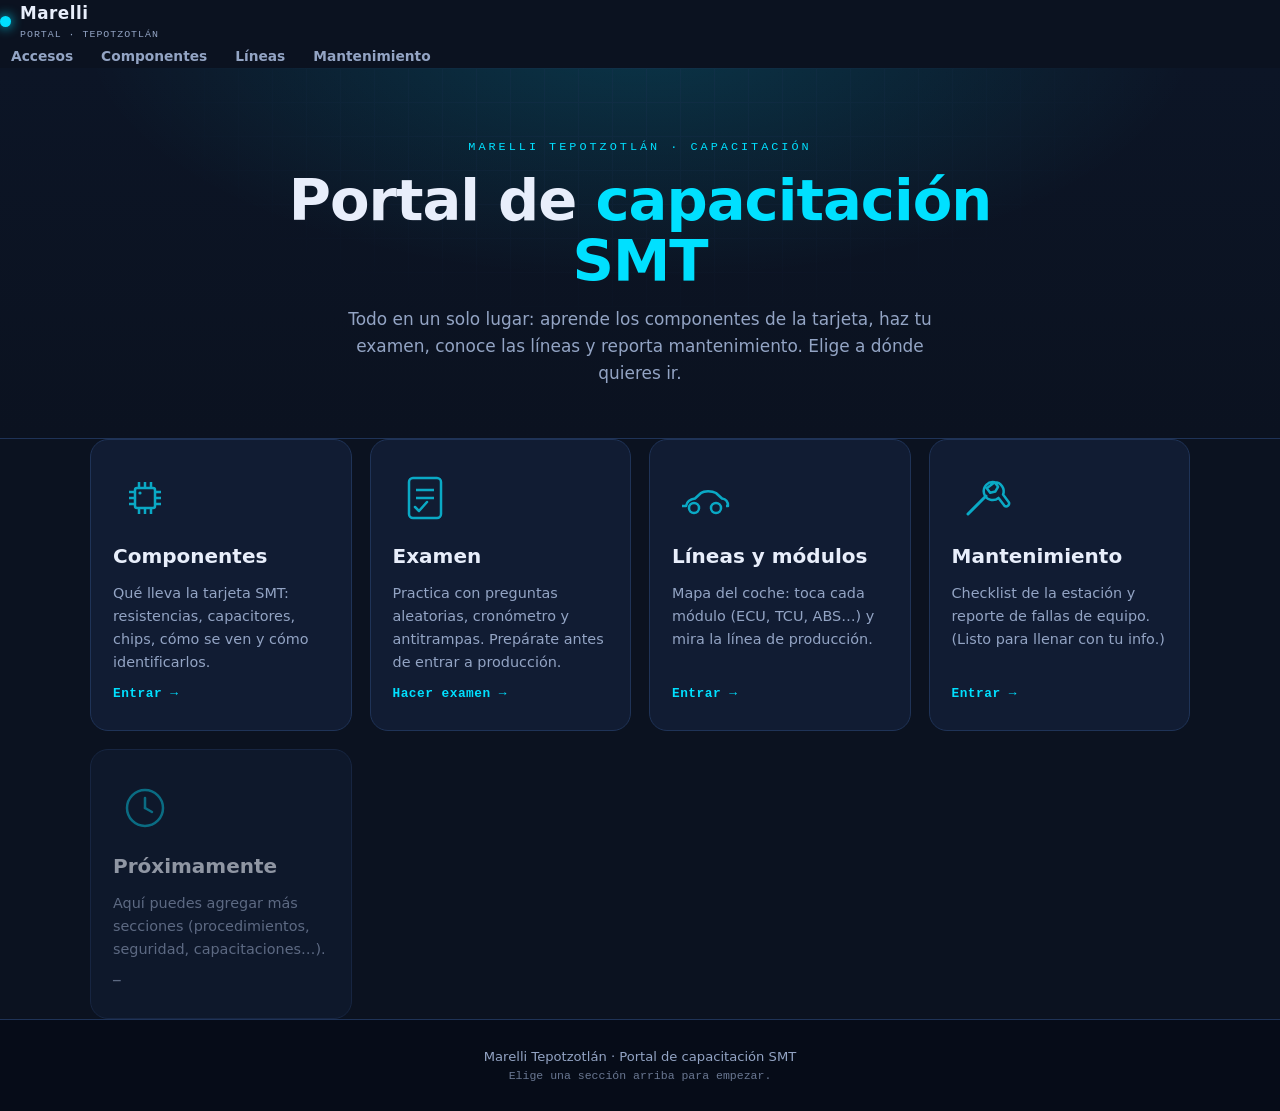
<file: index.html>
<!DOCTYPE html>
<html lang="es">
<head>
<meta charset="UTF-8">
<meta name="viewport" content="width=device-width, initial-scale=1.0">
<title>Portal Marelli · Capacitación SMT</title>
<link rel="stylesheet" href="css/base.css">
<link rel="stylesheet" href="css/portal.css">
<link rel="icon" href="favicon.svg" type="image/svg+xml">
<link rel="icon" href="favicon.ico" sizes="any">
<link rel="manifest" href="manifest.webmanifest">
<meta name="theme-color" content="#0b1220">
<link rel="apple-touch-icon" href="icons/icon-192.png">
</head>
<body>

<nav class="nav">
  <div class="brand"><span class="dot"></span><div>Marelli<small>PORTAL · TEPOTZOTLÁN</small></div></div>
  <button class="menu-btn" onclick="document.getElementById('navlinks').classList.toggle('show')">☰</button>
  <ul id="navlinks">
    <li><a href="#accesos">Accesos</a></li>
    <li><a href="componentes.html">Componentes</a></li>
    <li><a href="lineas.html">Líneas</a></li>
    <li><a href="mantenimiento.html">Mantenimiento</a></li>
  </ul>
</nav>

<header class="portal-hero">
  <div class="grid-bg"></div>
  <div class="portal-hero-in">
    <div class="eyebrow">Marelli Tepotzotlán · Capacitación</div>
    <h1>Portal de <span>capacitación SMT</span></h1>
    <p>Todo en un solo lugar: aprende los componentes de la tarjeta, haz tu examen, conoce las líneas y reporta mantenimiento. Elige a dónde quieres ir.</p>
  </div>
</header>

<main>
<section id="accesos">
  <div class="wrap">
    <div class="portal-grid">

      <a class="portal-card" href="componentes.html">
        <div class="ic">
          <svg viewBox="0 0 64 64"><rect x="22" y="22" width="20" height="20" rx="2" fill="none" stroke="currentColor" stroke-width="2.5"/><circle cx="27" cy="27" r="1.6" fill="currentColor"/>
          <g stroke="currentColor" stroke-width="2.5">
            <line x1="26" y1="22" x2="26" y2="16"/><line x1="32" y1="22" x2="32" y2="16"/><line x1="38" y1="22" x2="38" y2="16"/>
            <line x1="26" y1="42" x2="26" y2="48"/><line x1="32" y1="42" x2="32" y2="48"/><line x1="38" y1="42" x2="38" y2="48"/>
            <line x1="22" y1="26" x2="16" y2="26"/><line x1="22" y1="32" x2="16" y2="32"/><line x1="22" y1="38" x2="16" y2="38"/>
            <line x1="42" y1="26" x2="48" y2="26"/><line x1="42" y1="32" x2="48" y2="32"/><line x1="42" y1="38" x2="48" y2="38"/>
          </g></svg>
        </div>
        <h3>Componentes</h3>
        <p>Qué lleva la tarjeta SMT: resistencias, capacitores, chips, cómo se ven y cómo identificarlos.</p>
        <span class="go">Entrar →</span>
      </a>

      <a class="portal-card" href="componentes.html#examen">
        <div class="ic">
          <svg viewBox="0 0 64 64"><rect x="16" y="12" width="32" height="40" rx="4" fill="none" stroke="currentColor" stroke-width="2.5"/>
          <line x1="23" y1="24" x2="41" y2="24" stroke="currentColor" stroke-width="2.5"/>
          <line x1="23" y1="32" x2="41" y2="32" stroke="currentColor" stroke-width="2.5"/>
          <path d="M22 41 l4 4 l8 -9" fill="none" stroke="currentColor" stroke-width="2.5" stroke-linecap="round" stroke-linejoin="round"/></svg>
        </div>
        <h3>Examen</h3>
        <p>Practica con preguntas aleatorias, cronómetro y antitrampas. Prepárate antes de entrar a producción.</p>
        <span class="go">Hacer examen →</span>
      </a>

      <a class="portal-card" href="lineas.html">
        <div class="ic">
          <svg viewBox="0 0 64 64"><path d="M10 40 L14 40 C15 35 19 33 23 32.5 L29 27 C32 24.5 40 24.5 44 27 L50 32.5 C54 33 56 35 56 40 L54 40" fill="none" stroke="currentColor" stroke-width="2.5" stroke-linejoin="round"/>
          <circle cx="22" cy="42" r="5" fill="none" stroke="currentColor" stroke-width="2.5"/>
          <circle cx="44" cy="42" r="5" fill="none" stroke="currentColor" stroke-width="2.5"/></svg>
        </div>
        <h3>Líneas y módulos</h3>
        <p>Mapa del coche: toca cada módulo (ECU, TCU, ABS…) y mira la línea de producción.</p>
        <span class="go">Entrar →</span>
      </a>

      <a class="portal-card" href="mantenimiento.html">
        <div class="ic">
          <svg viewBox="0 0 64 64"><path d="M41 16 a9 9 0 1 0 6 15 l7 7 a3 3 0 0 0 4 -4 l-7 -7 a9 9 0 0 0 -10 -11 l4 4 -2 5 -5 2 -4 -4 z" fill="none" stroke="currentColor" stroke-width="2.5" stroke-linejoin="round" transform="rotate(8 40 28)"/>
          <line x1="34" y1="30" x2="16" y2="48" stroke="currentColor" stroke-width="3" stroke-linecap="round"/></svg>
        </div>
        <h3>Mantenimiento</h3>
        <p>Checklist de la estación y reporte de fallas de equipo. (Listo para llenar con tu info.)</p>
        <span class="go">Entrar →</span>
      </a>

      <div class="portal-card soon">
        <div class="ic">
          <svg viewBox="0 0 64 64"><circle cx="32" cy="32" r="18" fill="none" stroke="currentColor" stroke-width="2.5"/><line x1="32" y1="32" x2="32" y2="22" stroke="currentColor" stroke-width="2.5" stroke-linecap="round"/><line x1="32" y1="32" x2="39" y2="36" stroke="currentColor" stroke-width="2.5" stroke-linecap="round"/></svg>
        </div>
        <h3>Próximamente</h3>
        <p>Aquí puedes agregar más secciones (procedimientos, seguridad, capacitaciones…).</p>
        <span class="go">—</span>
      </div>

    </div>
  </div>
</section>
</main>

<footer>
  <p>Marelli Tepotzotlán · Portal de capacitación SMT</p>
  <p class="mono">Elige una sección arriba para empezar.</p>
</footer>

<script src="js/portal.js"></script>
</body>
</html>
</file>
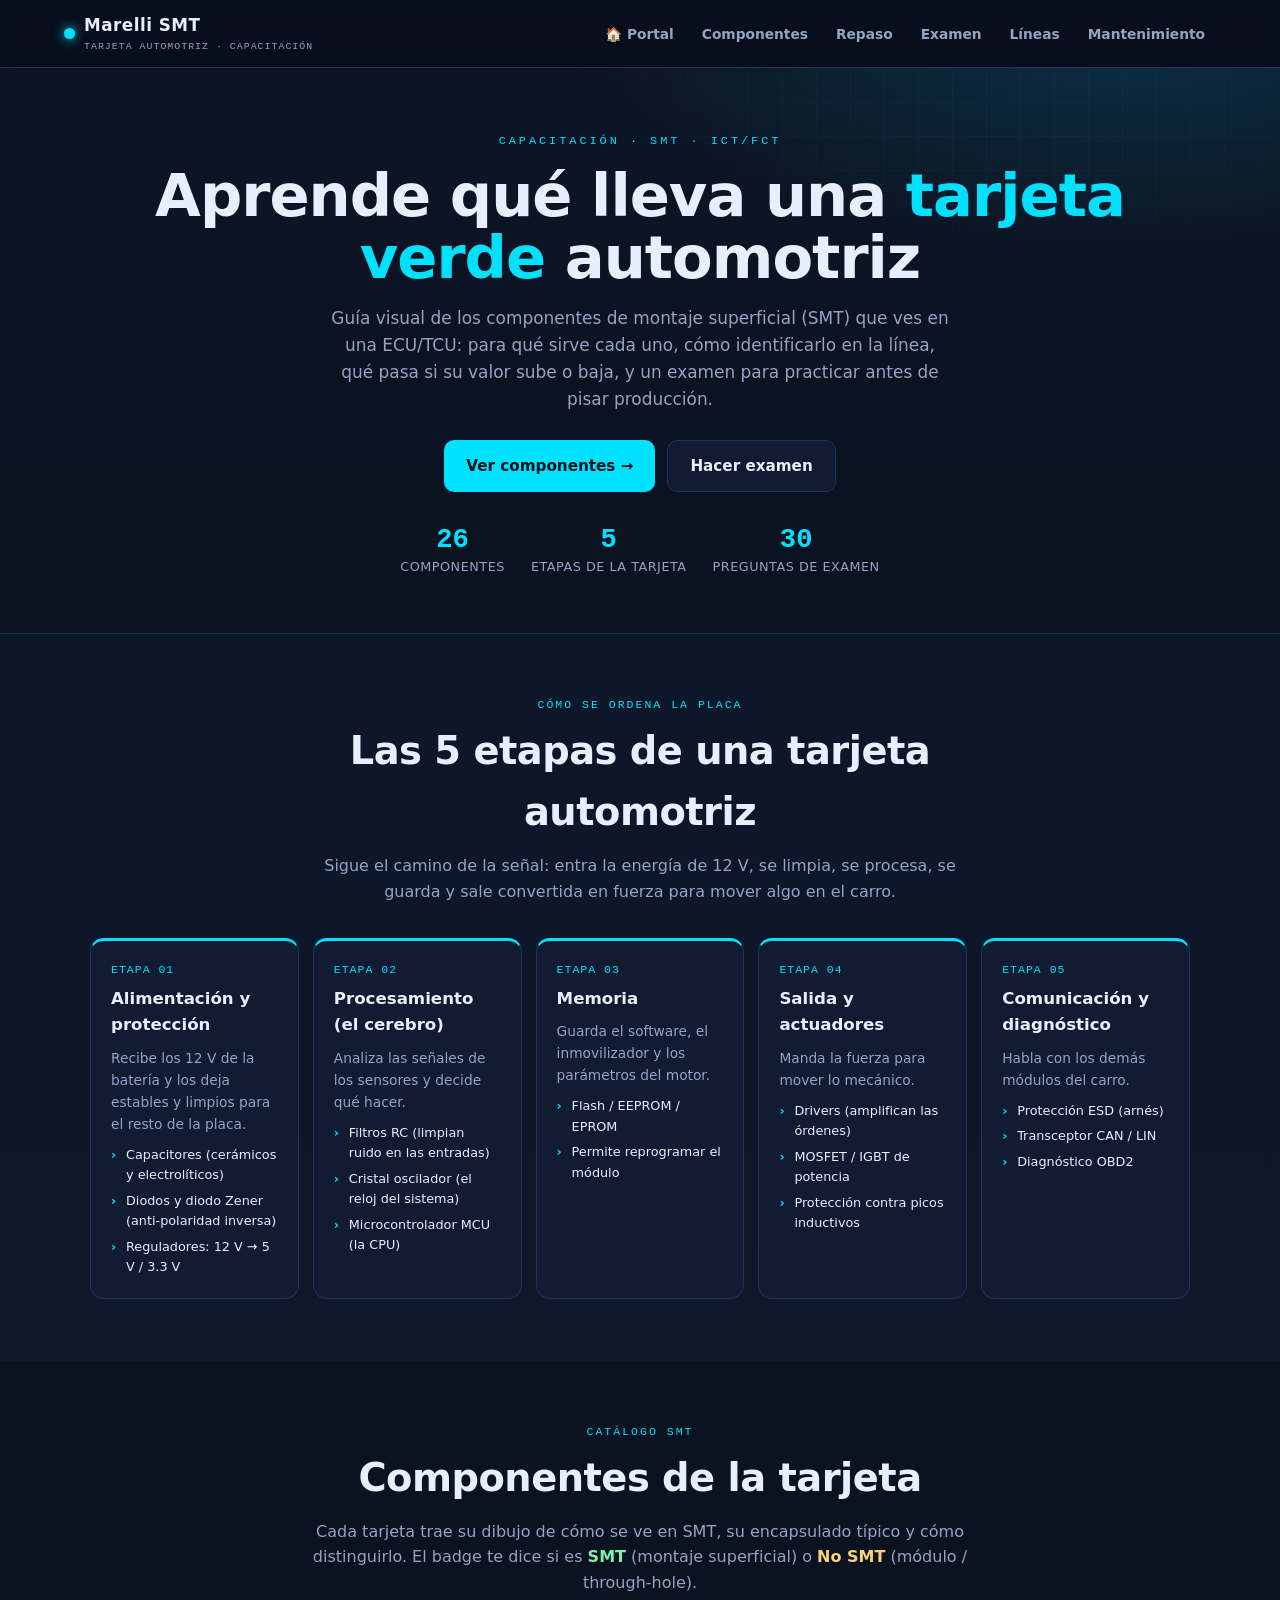
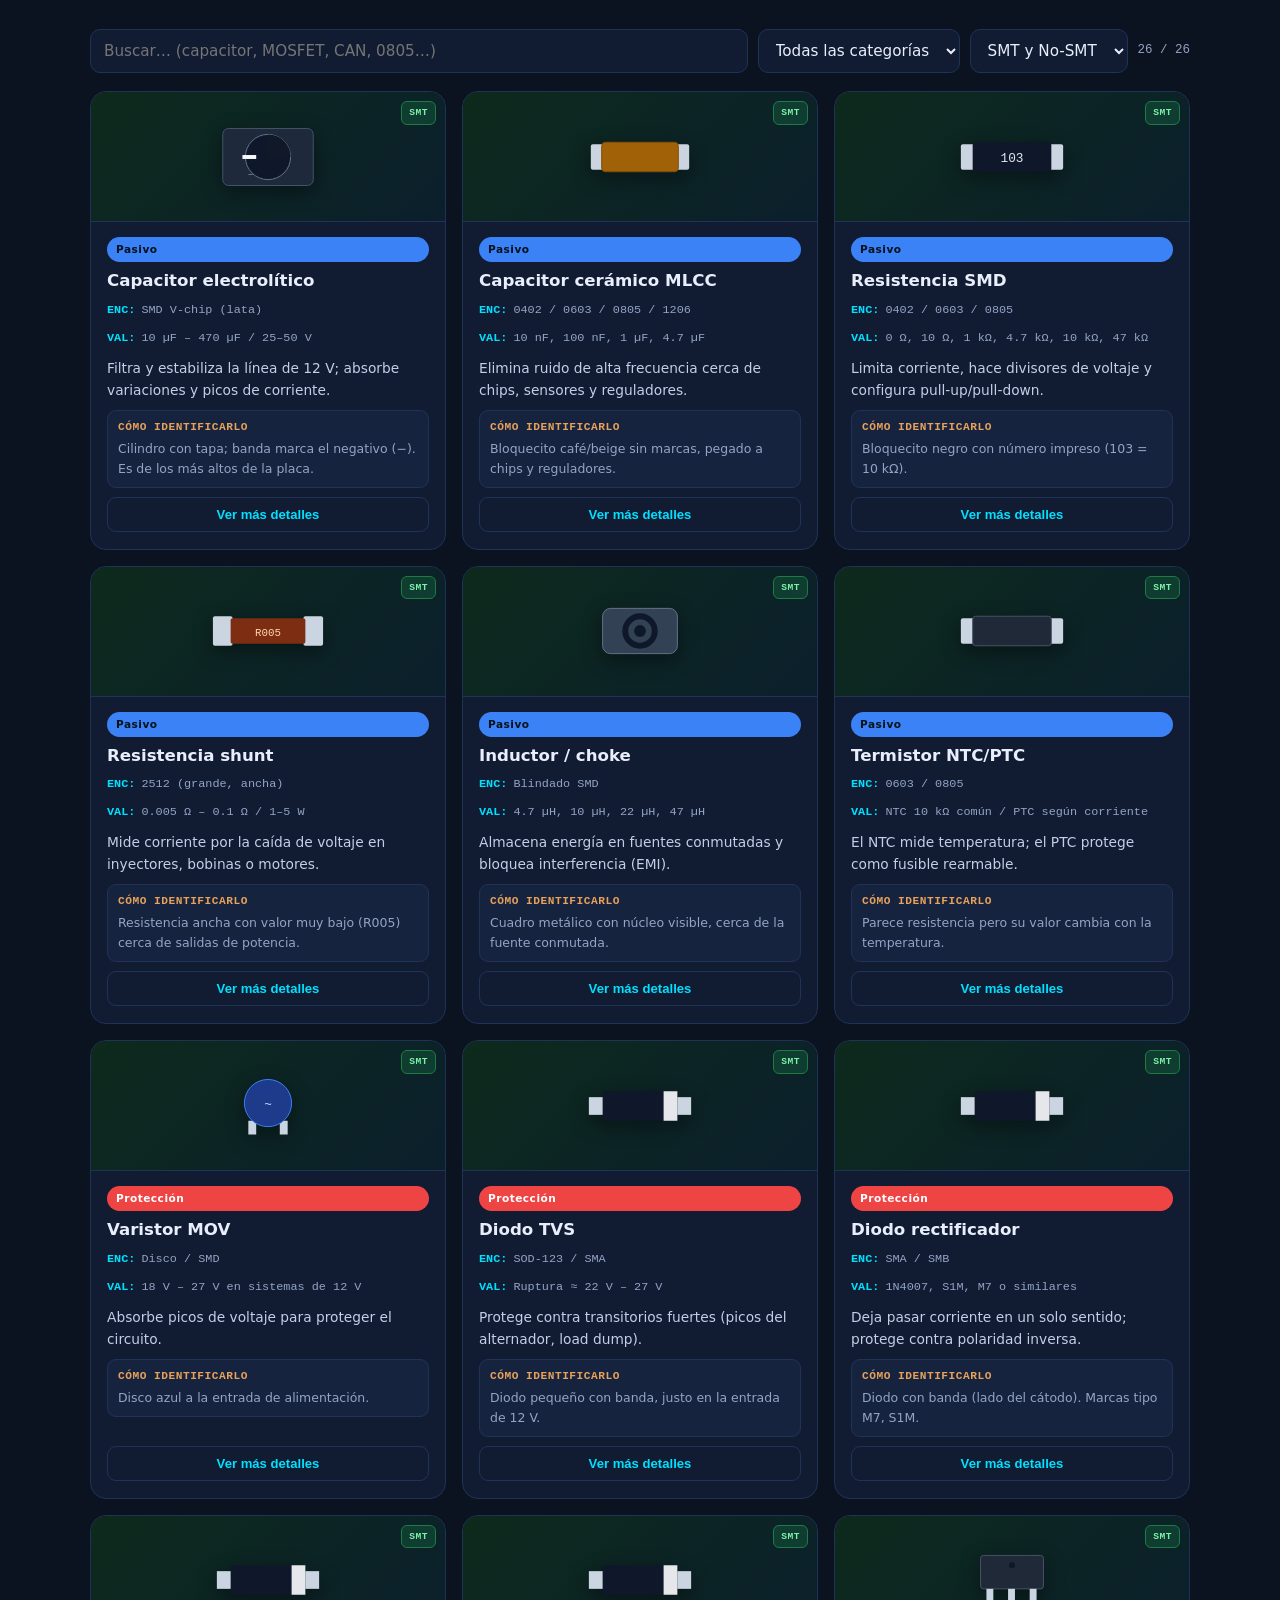
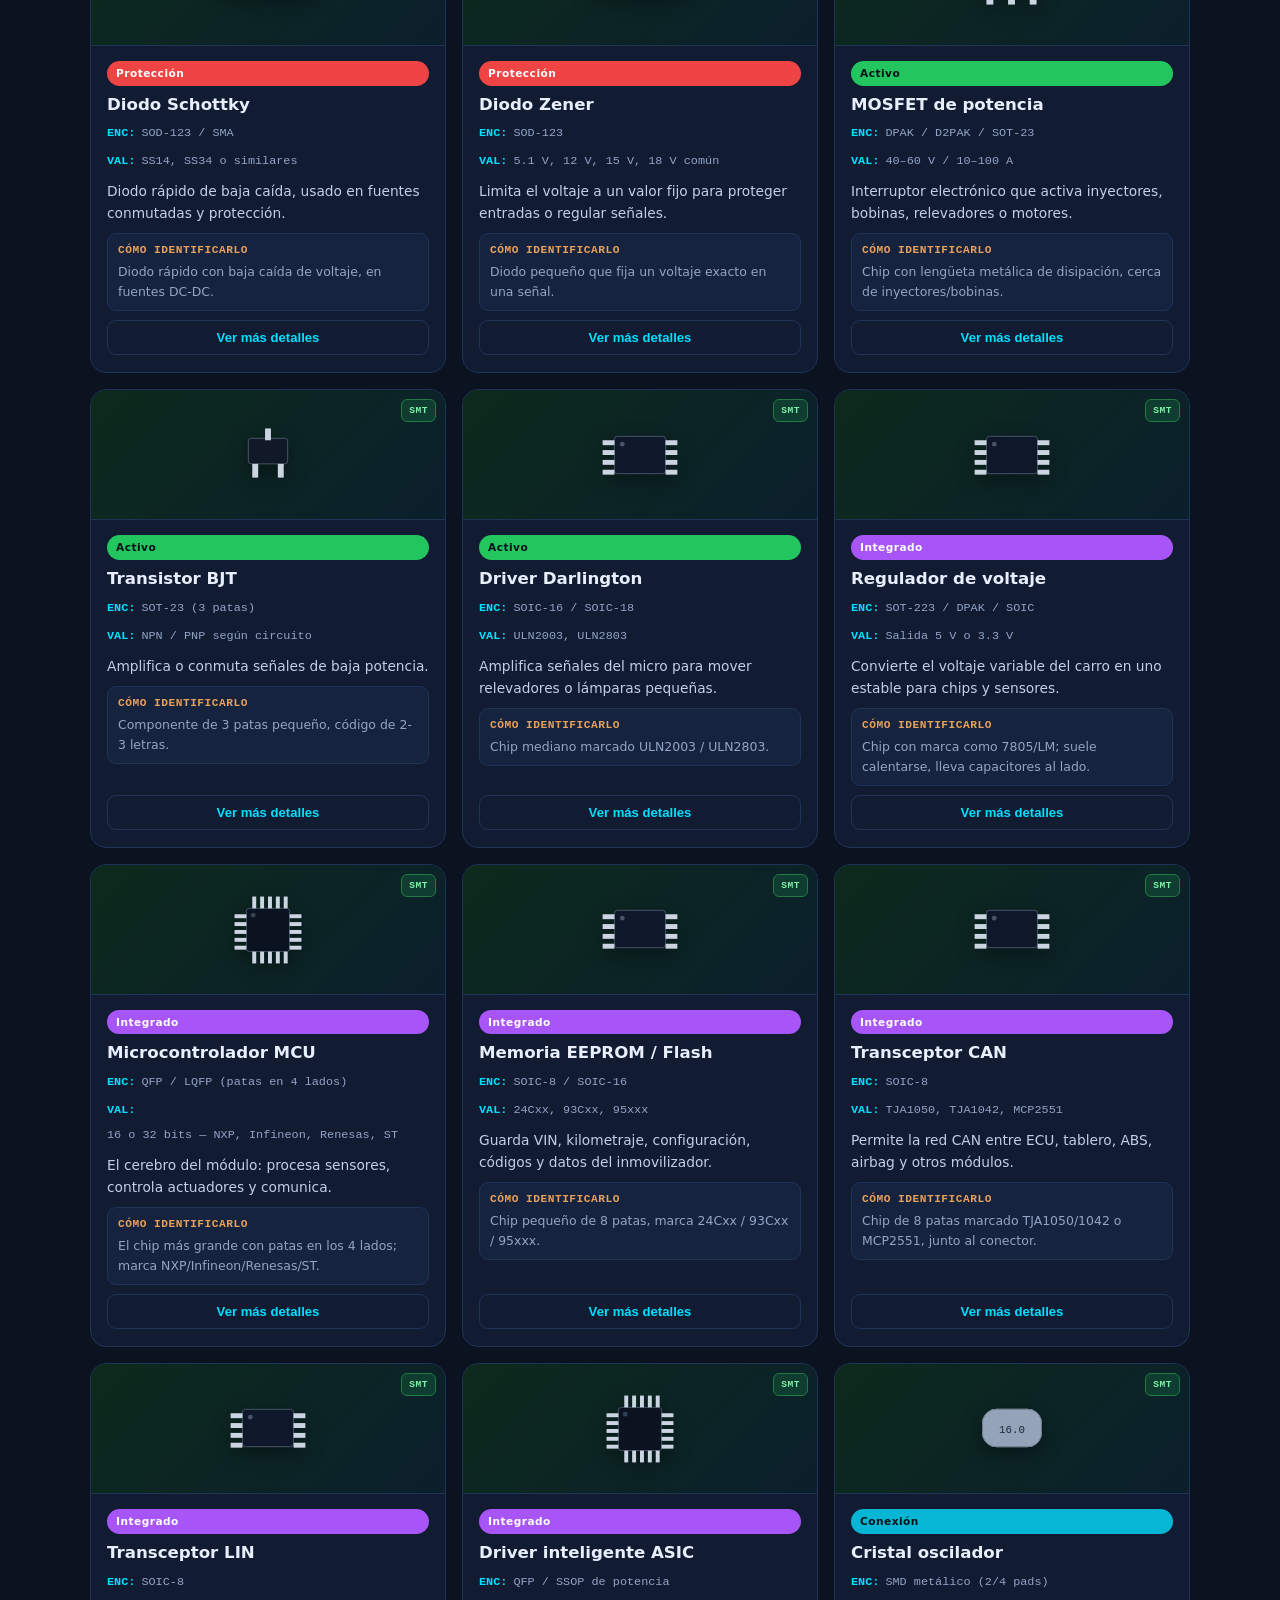
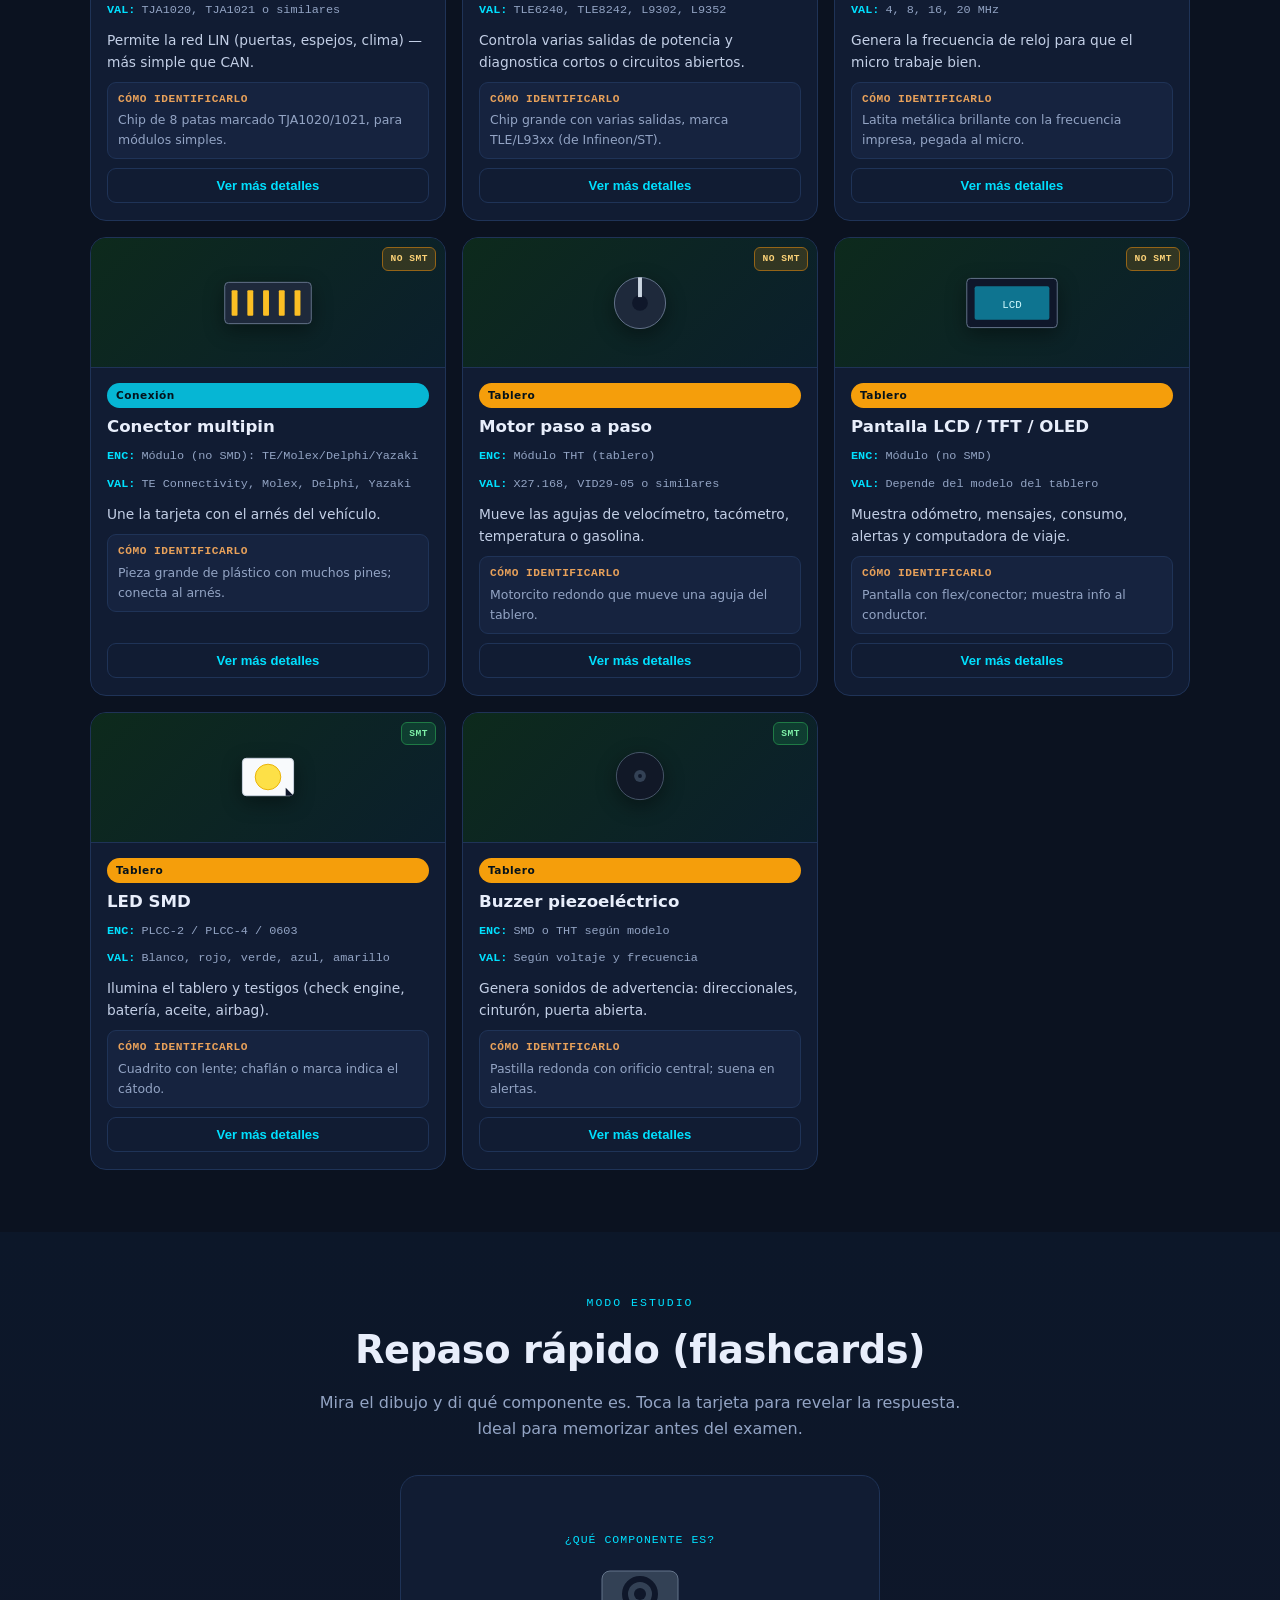
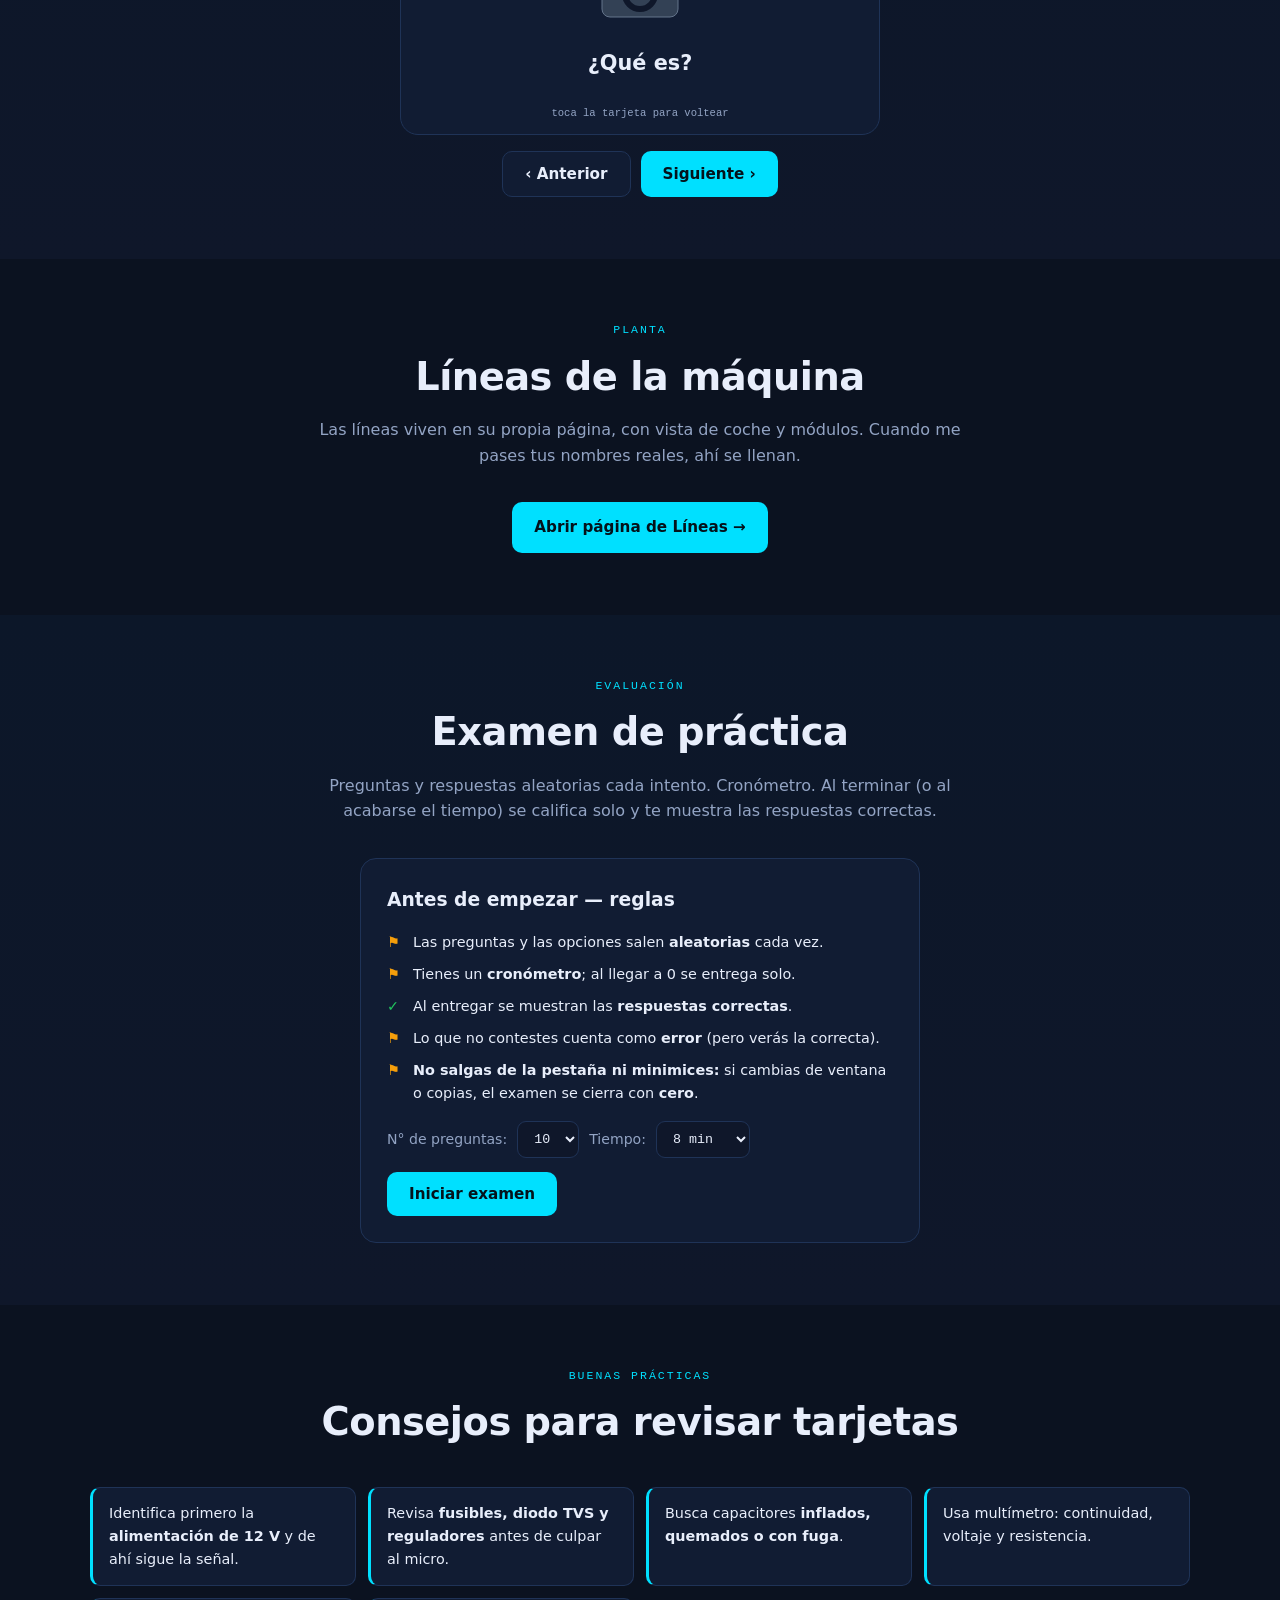
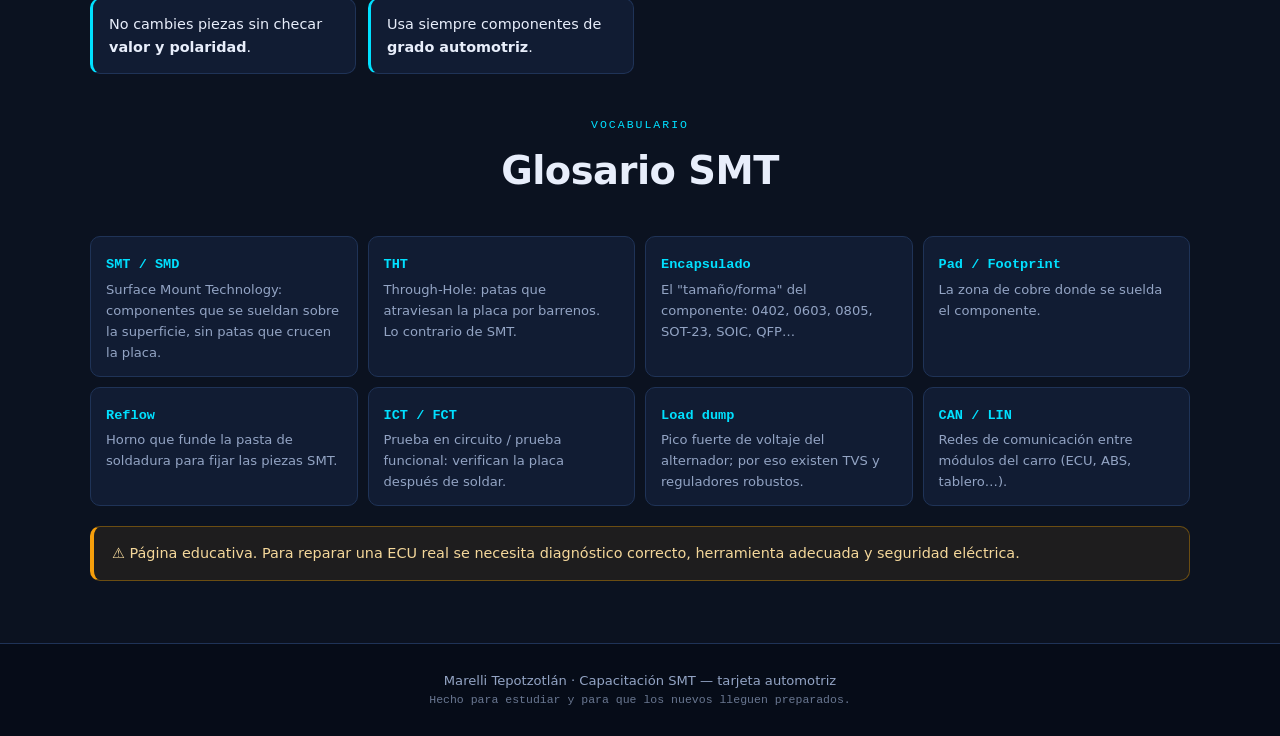
<file: componentes.html>
<!DOCTYPE html>
<html lang="es">
<head>
<meta charset="UTF-8">
<meta name="viewport" content="width=device-width, initial-scale=1.0">
<title>Marelli · Tarjeta Automotriz SMT</title>
<link rel="stylesheet" href="css/base.css">
<link rel="stylesheet" href="css/componentes.css">
<link rel="icon" href="favicon.svg" type="image/svg+xml">
<link rel="icon" href="favicon.ico" sizes="any">
<link rel="manifest" href="manifest.webmanifest">
<meta name="theme-color" content="#0b1220">
<link rel="apple-touch-icon" href="icons/icon-192.png">
</head>
<body>

<nav class="nav">
  <div class="brand"><span class="dot"></span><div>Marelli SMT<small>TARJETA AUTOMOTRIZ · CAPACITACIÓN</small></div></div>
  <button class="menu-btn" onclick="document.getElementById('navlinks').classList.toggle('show')">☰</button>
  <ul id="navlinks">
    <li><a href="index.html">🏠 Portal</a></li>
    <li><a href="#componentes">Componentes</a></li>
    <li><a href="#repaso">Repaso</a></li>
    <li><a href="#examen">Examen</a></li>
    <li><a href="lineas.html">Líneas</a></li>
    <li><a href="mantenimiento.html">Mantenimiento</a></li>
  </ul>
</nav>

<header class="hero" id="inicio">
  <div class="grid-bg"></div>
  <div class="hero-in">
    <div class="eyebrow">Capacitación · SMT · ICT/FCT</div>
    <h1>Aprende qué lleva una <span>tarjeta verde</span> automotriz</h1>
    <p>Guía visual de los componentes de montaje superficial (SMT) que ves en una ECU/TCU: para qué sirve cada uno, cómo identificarlo en la línea, qué pasa si su valor sube o baja, y un examen para practicar antes de pisar producción.</p>
    <div class="cta">
      <a href="#componentes" class="btn btn-1">Ver componentes →</a>
      <a href="#examen" class="btn btn-2">Hacer examen</a>
    </div>
    <div class="stats">
      <div class="stat"><b id="stCount">25</b><span>COMPONENTES</span></div>
      <div class="stat"><b>5</b><span>ETAPAS DE LA TARJETA</span></div>
      <div class="stat"><b id="stQ">0</b><span>PREGUNTAS DE EXAMEN</span></div>
    </div>
  </div>
</header>

<main>

<!-- ETAPAS -->
<section id="etapas" class="alt">
  <div class="wrap">
    <div class="sec-head">
      <div class="tag">Cómo se ordena la placa</div>
      <h2>Las 5 etapas de una tarjeta automotriz</h2>
      <p>Sigue el camino de la señal: entra la energía de 12 V, se limpia, se procesa, se guarda y sale convertida en fuerza para mover algo en el carro.</p>
    </div>
    <div class="flow">
      <div class="stage"><div class="num">ETAPA 01</div><h3>Alimentación y protección</h3><p>Recibe los 12 V de la batería y los deja estables y limpios para el resto de la placa.</p><ul><li>Capacitores (cerámicos y electrolíticos)</li><li>Diodos y diodo Zener (anti-polaridad inversa)</li><li>Reguladores: 12 V → 5 V / 3.3 V</li></ul></div>
      <div class="stage"><div class="num">ETAPA 02</div><h3>Procesamiento (el cerebro)</h3><p>Analiza las señales de los sensores y decide qué hacer.</p><ul><li>Filtros RC (limpian ruido en las entradas)</li><li>Cristal oscilador (el reloj del sistema)</li><li>Microcontrolador MCU (la CPU)</li></ul></div>
      <div class="stage"><div class="num">ETAPA 03</div><h3>Memoria</h3><p>Guarda el software, el inmovilizador y los parámetros del motor.</p><ul><li>Flash / EEPROM / EPROM</li><li>Permite reprogramar el módulo</li></ul></div>
      <div class="stage"><div class="num">ETAPA 04</div><h3>Salida y actuadores</h3><p>Manda la fuerza para mover lo mecánico.</p><ul><li>Drivers (amplifican las órdenes)</li><li>MOSFET / IGBT de potencia</li><li>Protección contra picos inductivos</li></ul></div>
      <div class="stage"><div class="num">ETAPA 05</div><h3>Comunicación y diagnóstico</h3><p>Habla con los demás módulos del carro.</p><ul><li>Protección ESD (arnés)</li><li>Transceptor CAN / LIN</li><li>Diagnóstico OBD2</li></ul></div>
    </div>
  </div>
</section>

<!-- COMPONENTES -->
<section id="componentes">
  <div class="wrap">
    <div class="sec-head">
      <div class="tag">Catálogo SMT</div>
      <h2>Componentes de la tarjeta</h2>
      <p>Cada tarjeta trae su dibujo de cómo se ve en SMT, su encapsulado típico y cómo distinguirlo. El badge te dice si es <b style="color:#7ef0a8">SMT</b> (montaje superficial) o <b style="color:#fcd277">No SMT</b> (módulo / through-hole).</p>
    </div>
    <div class="toolbar">
      <input id="search" placeholder="Buscar… (capacitor, MOSFET, CAN, 0805…)">
      <select id="catFilter">
        <option value="todos">Todas las categorías</option>
        <option>Pasivo</option><option>Protección</option><option>Activo</option>
        <option>Integrado</option><option>Tablero</option><option>Conexión</option>
      </select>
      <select id="smtFilter">
        <option value="todos">SMT y No-SMT</option>
        <option value="si">Solo SMT</option>
        <option value="no">Solo No-SMT</option>
      </select>
      <span class="count" id="count"></span>
    </div>
    <div class="comp-grid" id="grid"></div>
  </div>
</section>

<!-- REPASO / FLASHCARDS -->
<section id="repaso" class="alt">
  <div class="wrap">
    <div class="sec-head">
      <div class="tag">Modo estudio</div>
      <h2>Repaso rápido (flashcards)</h2>
      <p>Mira el dibujo y di qué componente es. Toca la tarjeta para revelar la respuesta. Ideal para memorizar antes del examen.</p>
    </div>
    <div class="fc-wrap">
      <div class="fcard" id="fcard" onclick="flipCard()">
        <div class="face-front">
          <div class="label" id="fcLabel">¿QUÉ COMPONENTE ES?</div>
          <div id="fcSvg"></div>
          <h3 id="fcGuess">Toca para empezar</h3>
        </div>
        <div class="back" id="fcBack"></div>
        <div class="hint">toca la tarjeta para voltear</div>
      </div>
      <div class="fc-ctrl">
        <button class="btn btn-2" onclick="event.stopPropagation();prevCard()">‹ Anterior</button>
        <button class="btn btn-1" onclick="event.stopPropagation();nextCard()">Siguiente ›</button>
      </div>
    </div>
  </div>
</section>

<!-- LÍNEAS (enlace a otra página) -->
<section id="lineas">
  <div class="wrap">
    <div class="sec-head">
      <div class="tag">Planta</div>
      <h2>Líneas de la máquina</h2>
      <p>Las líneas viven en su propia página, con vista de coche y módulos. Cuando me pases tus nombres reales, ahí se llenan.</p>
    </div>
    <div style="text-align:center">
      <!-- 👇 AQUÍ SE LLAMA A LA OTRA PÁGINA WEB (archivo lineas.html en la misma carpeta) -->
      <a href="lineas.html" class="btn btn-1">Abrir página de Líneas →</a>
    </div>
  </div>
</section>

<!-- EXAMEN -->
<section id="examen" class="alt">
  <div class="wrap">
    <div class="sec-head">
      <div class="tag">Evaluación</div>
      <h2>Examen de práctica</h2>
      <p>Preguntas y respuestas aleatorias cada intento. Cronómetro. Al terminar (o al acabarse el tiempo) se califica solo y te muestra las respuestas correctas.</p>
    </div>

    <!-- setup -->
    <div class="exam-setup" id="examSetup">
      <h3>Antes de empezar — reglas</h3>
      <ul class="rules">
        <li>Las preguntas y las opciones salen <b>aleatorias</b> cada vez.</li>
        <li>Tienes un <b>cronómetro</b>; al llegar a 0 se entrega solo.</li>
        <li class="ok">Al entregar se muestran las <b>respuestas correctas</b>.</li>
        <li>Lo que no contestes cuenta como <b>error</b> (pero verás la correcta).</li>
        <li><b>No salgas de la pestaña ni minimices:</b> si cambias de ventana o copias, el examen se cierra con <b>cero</b>.</li>
      </ul>
      <div class="field">
        <label>N° de preguntas:</label>
        <select id="numQ"><option>8</option><option selected>10</option><option>15</option><option>20</option></select>
        <label>Tiempo:</label>
        <select id="minQ"><option value="5">5 min</option><option value="8" selected>8 min</option><option value="12">12 min</option><option value="20">20 min</option></select>
      </div>
      <button class="btn btn-1" onclick="startExam()">Iniciar examen</button>
    </div>

    <!-- live -->
    <div class="exam-live" id="examLive">
      <div class="banner-cheat" id="cheatBanner"></div>
      <div class="exam-bar">
        <div><span class="progress-mini" id="examTitle">Examen en curso</span></div>
        <div class="timer" id="timer">--:--</div>
        <div class="progress-mini" id="answeredCount">0 contestadas</div>
      </div>
      <div id="questions"></div>
      <div class="exam-foot">
        <button class="btn btn-1" onclick="submitExam(false)">Entregar examen</button>
        <span class="progress-mini">Revisa todo antes de entregar.</span>
      </div>
    </div>

    <!-- result -->
    <div class="result" id="examResult">
      <div class="banner-cheat" id="resultCheat"></div>
      <div class="score" id="scoreNum">0</div>
      <div class="msg" id="scoreMsg"></div>
      <div class="detailline" id="scoreDetail"></div>
      <button class="btn btn-1" onclick="reviewExam()">Ver respuestas</button>
      <button class="btn btn-2" onclick="resetExam()">Repetir</button>
    </div>
  </div>
</section>

<!-- TIPS + GLOSARIO -->
<section id="tips">
  <div class="wrap">
    <div class="sec-head"><div class="tag">Buenas prácticas</div><h2>Consejos para revisar tarjetas</h2></div>
    <div class="tips-grid">
      <div class="tip">Identifica primero la <b>alimentación de 12 V</b> y de ahí sigue la señal.</div>
      <div class="tip">Revisa <b>fusibles, diodo TVS y reguladores</b> antes de culpar al micro.</div>
      <div class="tip">Busca capacitores <b>inflados, quemados o con fuga</b>.</div>
      <div class="tip">Usa multímetro: continuidad, voltaje y resistencia.</div>
      <div class="tip">No cambies piezas sin checar <b>valor y polaridad</b>.</div>
      <div class="tip">Usa siempre componentes de <b>grado automotriz</b>.</div>
    </div>

    <div class="sec-head" style="margin-top:42px"><div class="tag">Vocabulario</div><h2>Glosario SMT</h2></div>
    <div class="glos">
      <div class="gl"><b>SMT / SMD</b><p>Surface Mount Technology: componentes que se sueldan sobre la superficie, sin patas que crucen la placa.</p></div>
      <div class="gl"><b>THT</b><p>Through-Hole: patas que atraviesan la placa por barrenos. Lo contrario de SMT.</p></div>
      <div class="gl"><b>Encapsulado</b><p>El "tamaño/forma" del componente: 0402, 0603, 0805, SOT-23, SOIC, QFP…</p></div>
      <div class="gl"><b>Pad / Footprint</b><p>La zona de cobre donde se suelda el componente.</p></div>
      <div class="gl"><b>Reflow</b><p>Horno que funde la pasta de soldadura para fijar las piezas SMT.</p></div>
      <div class="gl"><b>ICT / FCT</b><p>Prueba en circuito / prueba funcional: verifican la placa después de soldar.</p></div>
      <div class="gl"><b>Load dump</b><p>Pico fuerte de voltaje del alternador; por eso existen TVS y reguladores robustos.</p></div>
      <div class="gl"><b>CAN / LIN</b><p>Redes de comunicación entre módulos del carro (ECU, ABS, tablero…).</p></div>
    </div>

    <div class="warnbox">⚠ Página educativa. Para reparar una ECU real se necesita diagnóstico correcto, herramienta adecuada y seguridad eléctrica.</div>
  </div>
</section>

</main>

<footer>
  <p>Marelli Tepotzotlán · Capacitación SMT — tarjeta automotriz</p>
  <p class="mono">Hecho para estudiar y para que los nuevos lleguen preparados.</p>
</footer>

<script src="js/componentes.js"></script>
</body>
</html>
</file>
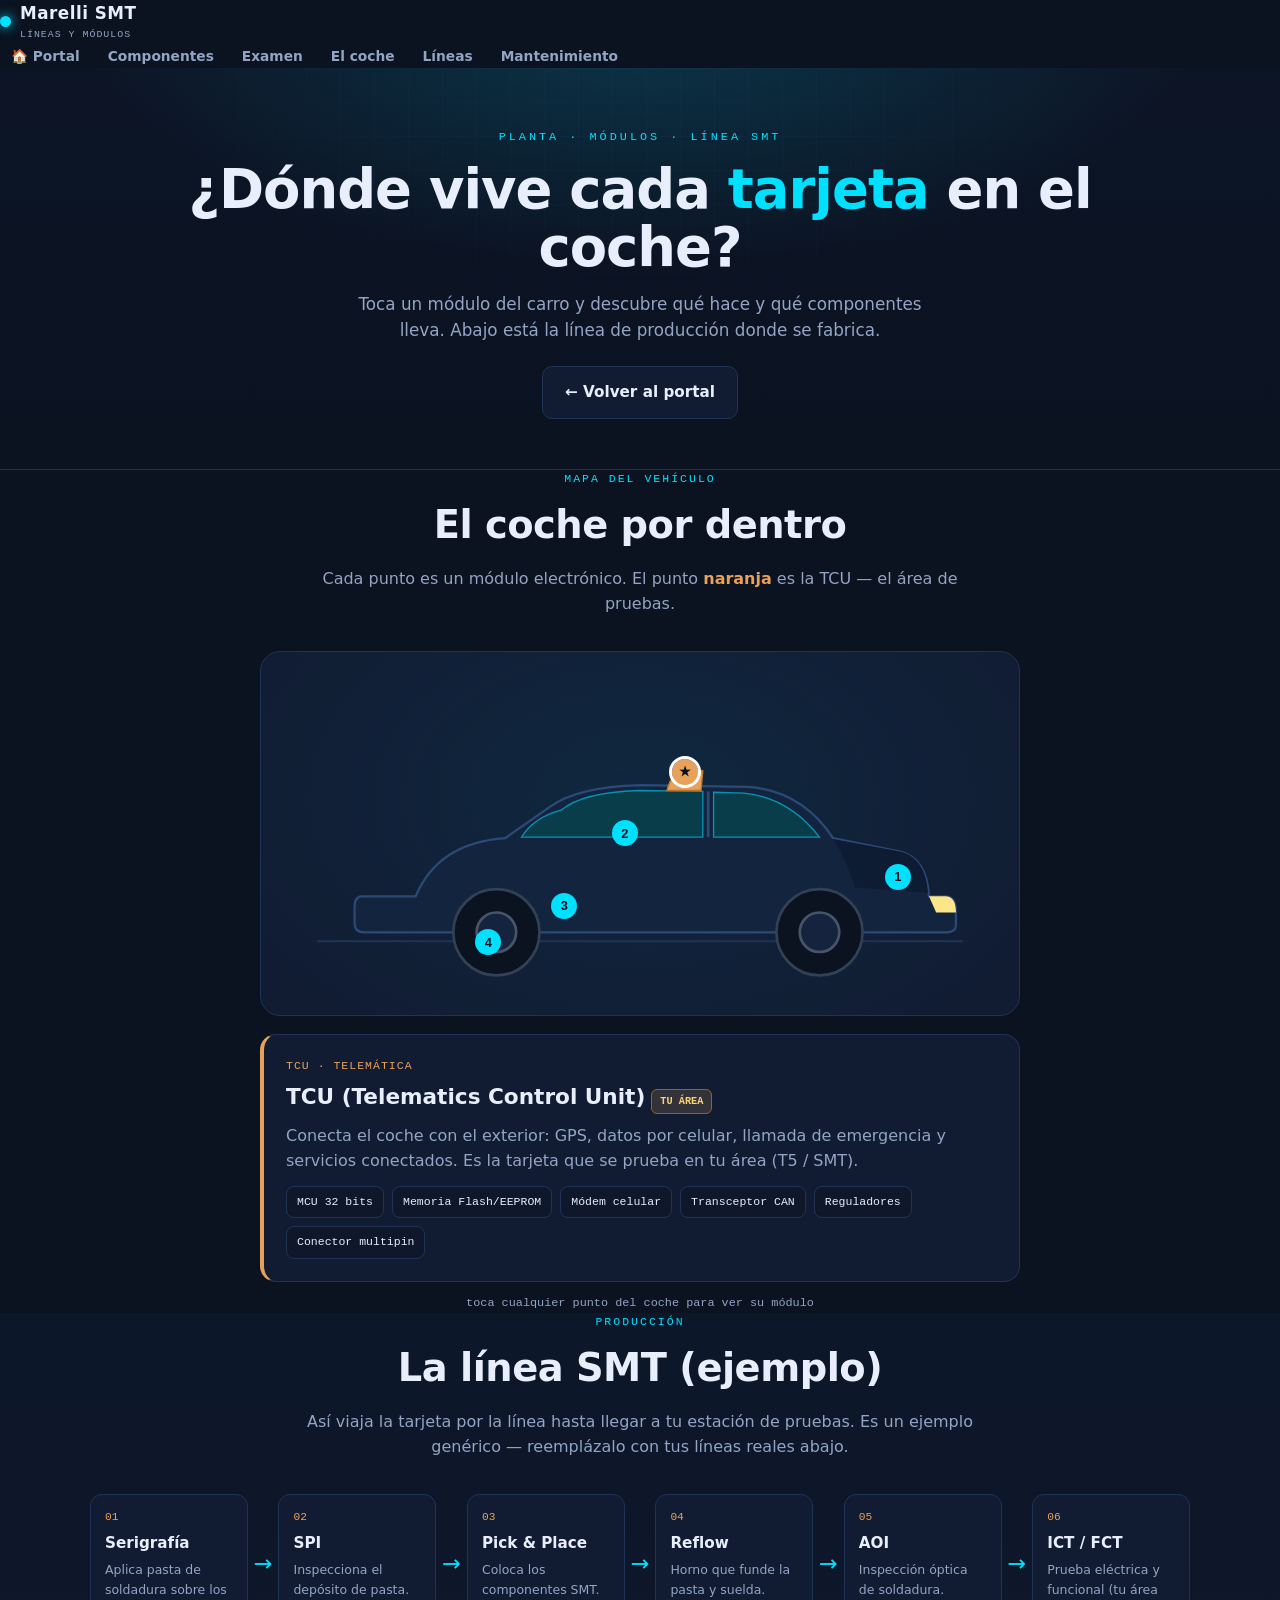
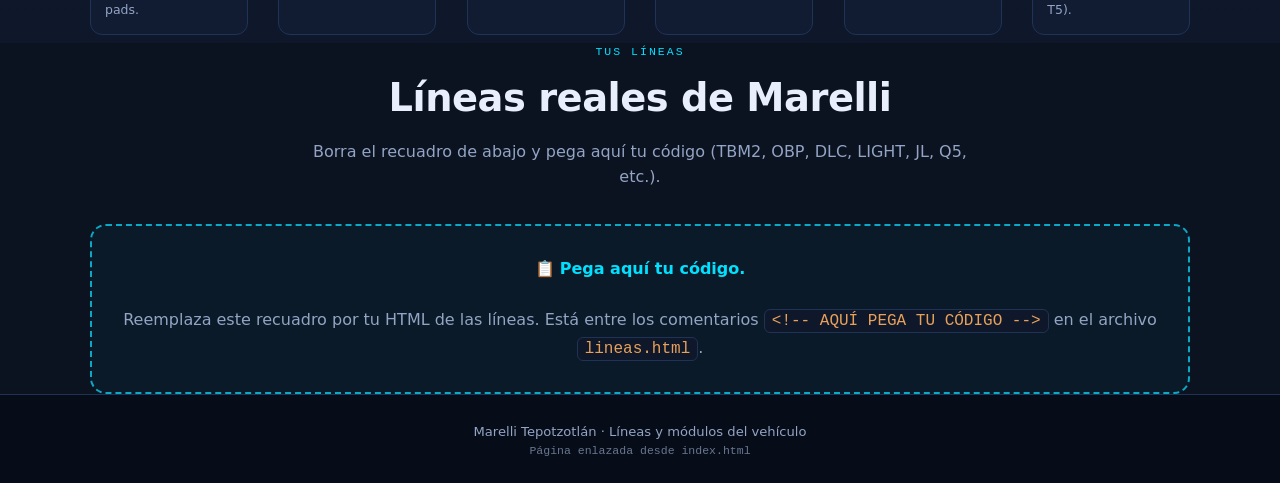
<file: lineas.html>
<!DOCTYPE html>
<html lang="es">
<head>
<meta charset="UTF-8">
<meta name="viewport" content="width=device-width, initial-scale=1.0">
<title>Marelli · Líneas y módulos del coche</title>
<link rel="stylesheet" href="css/base.css">
<link rel="stylesheet" href="css/lineas.css">
<link rel="icon" href="favicon.svg" type="image/svg+xml">
<link rel="icon" href="favicon.ico" sizes="any">
<link rel="manifest" href="manifest.webmanifest">
<meta name="theme-color" content="#0b1220">
<link rel="apple-touch-icon" href="icons/icon-192.png">
</head>
<body>

<nav class="nav">
  <div class="brand"><span class="dot"></span><div>Marelli SMT<small>LÍNEAS Y MÓDULOS</small></div></div>
  <button class="menu-btn" onclick="document.getElementById('navlinks').classList.toggle('show')">☰</button>
  <ul id="navlinks">
    <li><a href="index.html">🏠 Portal</a></li>
    <li><a href="componentes.html#componentes">Componentes</a></li>
    <li><a href="componentes.html#examen">Examen</a></li>
    <li><a href="#coche">El coche</a></li>
    <li><a href="#lineas">Líneas</a></li>
    <li><a href="mantenimiento.html">Mantenimiento</a></li>
  </ul>
</nav>

<header class="hero">
  <div class="grid-bg"></div>
  <div class="hero-in">
    <div class="eyebrow">Planta · módulos · línea SMT</div>
    <h1>¿Dónde vive cada <span>tarjeta</span> en el coche?</h1>
    <p>Toca un módulo del carro y descubre qué hace y qué componentes lleva. Abajo está la línea de producción donde se fabrica.</p>
    <a href="index.html" class="back btn btn-2">← Volver al portal</a>
  </div>
</header>

<main>

<!-- COCHE INTERACTIVO (la sorpresa) -->
<section id="coche">
  <div class="wrap">
    <div class="sec-head">
      <div class="tag">Mapa del vehículo</div>
      <h2>El coche por dentro</h2>
      <p>Cada punto es un módulo electrónico. El punto <b style="color:var(--copper)">naranja</b> es la TCU — el área de pruebas.</p>
    </div>

    <div class="car-stage" id="carStage">
      <svg viewBox="0 0 800 360" xmlns="http://www.w3.org/2000/svg">
        <!-- piso -->
        <line x1="40" y1="300" x2="760" y2="300" stroke="#1f3357" stroke-width="2"/>
        <!-- carrocería -->
        <path d="M90 250 L150 250 Q175 190 250 185 L300 150 Q330 128 400 126 L520 128 Q580 132 615 185 L690 200 Q720 208 722 250 L740 250 Q752 250 752 268 L752 282 Q752 290 742 290 L92 290 Q82 290 82 280 L82 262 Q82 250 90 250 Z"
              fill="#13243f" stroke="#2b4a78" stroke-width="2.5"/>
        <!-- cofre brillo -->
        <path d="M615 186 L690 200 Q718 207 721 246 L640 240 Q628 205 615 186 Z" fill="#0e1c33"/>
        <!-- ventanas -->
        <path d="M312 154 Q336 134 398 132 L470 133 L470 184 L268 184 Q282 162 312 154 Z" fill="#0a3d4a" stroke="#0891b2" stroke-width="1.5"/>
        <path d="M482 134 L516 135 Q566 140 600 184 L482 184 Z" fill="#0a3d4a" stroke="#0891b2" stroke-width="1.5"/>
        <line x1="476" y1="133" x2="476" y2="184" stroke="#2b4a78" stroke-width="3"/>
        <!-- antena tipo aleta (telemática) -->
        <path d="M430 132 Q436 104 470 110 L468 132 Z" fill="#e8a15a" stroke="#b9762f" stroke-width="1.5"/>
        <!-- ruedas -->
        <circle cx="240" cy="290" r="48" fill="#0b1220" stroke="#334155" stroke-width="3"/>
        <circle cx="240" cy="290" r="22" fill="#16233f" stroke="#475569" stroke-width="3"/>
        <circle cx="600" cy="290" r="48" fill="#0b1220" stroke="#334155" stroke-width="3"/>
        <circle cx="600" cy="290" r="22" fill="#16233f" stroke="#475569" stroke-width="3"/>
        <!-- faro -->
        <path d="M722 250 L740 250 Q752 250 752 268 L730 268 Z" fill="#fde68a"/>
      </svg>

      <!-- HOTSPOTS (posición en % sobre la imagen) -->
      <button class="hotspot tcu" style="left:56%;top:33%" data-m="tcu" title="TCU / Telemática">★</button>
      <button class="hotspot"     style="left:84%;top:62%" data-m="ecu" title="ECU del motor">1</button>
      <button class="hotspot"     style="left:48%;top:50%" data-m="cluster" title="Tablero">2</button>
      <button class="hotspot"     style="left:40%;top:70%" data-m="bcm" title="BCM">3</button>
      <button class="hotspot"     style="left:30%;top:80%" data-m="abs" title="ABS">4</button>
    </div>

    <div class="module-panel" id="modPanel"></div>
    <p class="hint">toca cualquier punto del coche para ver su módulo</p>
  </div>
</section>

<!-- LÍNEA DE PRODUCCIÓN -->
<section id="lineas" class="alt">
  <div class="wrap">
    <div class="sec-head">
      <div class="tag">Producción</div>
      <h2>La línea SMT (ejemplo)</h2>
      <p>Así viaja la tarjeta por la línea hasta llegar a tu estación de pruebas. Es un ejemplo genérico — reemplázalo con tus líneas reales abajo.</p>
    </div>
    <div class="lineflow">
      <div class="lf"><div class="n">01</div><h4>Serigrafía</h4><p>Aplica pasta de soldadura sobre los pads.</p></div>
      <div class="arrow">→</div>
      <div class="lf"><div class="n">02</div><h4>SPI</h4><p>Inspecciona el depósito de pasta.</p></div>
      <div class="arrow">→</div>
      <div class="lf"><div class="n">03</div><h4>Pick &amp; Place</h4><p>Coloca los componentes SMT.</p></div>
      <div class="arrow">→</div>
      <div class="lf"><div class="n">04</div><h4>Reflow</h4><p>Horno que funde la pasta y suelda.</p></div>
      <div class="arrow">→</div>
      <div class="lf"><div class="n">05</div><h4>AOI</h4><p>Inspección óptica de soldadura.</p></div>
      <div class="arrow">→</div>
      <div class="lf"><div class="n">06</div><h4>ICT / FCT</h4><p>Prueba eléctrica y funcional (tu área T5).</p></div>
    </div>
  </div>
</section>

<!-- ====================================================== -->
<!-- ======   AQUÍ PEGA TU CÓDIGO DE LAS LÍNEAS REALES ===== -->
<!-- ====================================================== -->
<section id="mis-lineas">
  <div class="wrap">
    <div class="sec-head">
      <div class="tag">Tus líneas</div>
      <h2>Líneas reales de Marelli</h2>
      <p>Borra el recuadro de abajo y pega aquí tu código (TBM2, OBP, DLC, LIGHT, JL, Q5, etc.).</p>
    </div>

    <div class="dropzone">
      📋 <b>Pega aquí tu código.</b><br><br>
      Reemplaza este recuadro por tu HTML de las líneas. Está entre los comentarios
      <code>&lt;!-- AQUÍ PEGA TU CÓDIGO --&gt;</code> en el archivo <code>lineas.html</code>.
    </div>

  </div>
</section>
<!-- ====== FIN DE LA ZONA PARA TU CÓDIGO ====== -->

</main>

<footer>
  <p>Marelli Tepotzotlán · Líneas y módulos del vehículo</p>
  <p class="mono">Página enlazada desde index.html</p>
</footer>

<script src="js/lineas.js"></script>
</body>
</html>
</file>
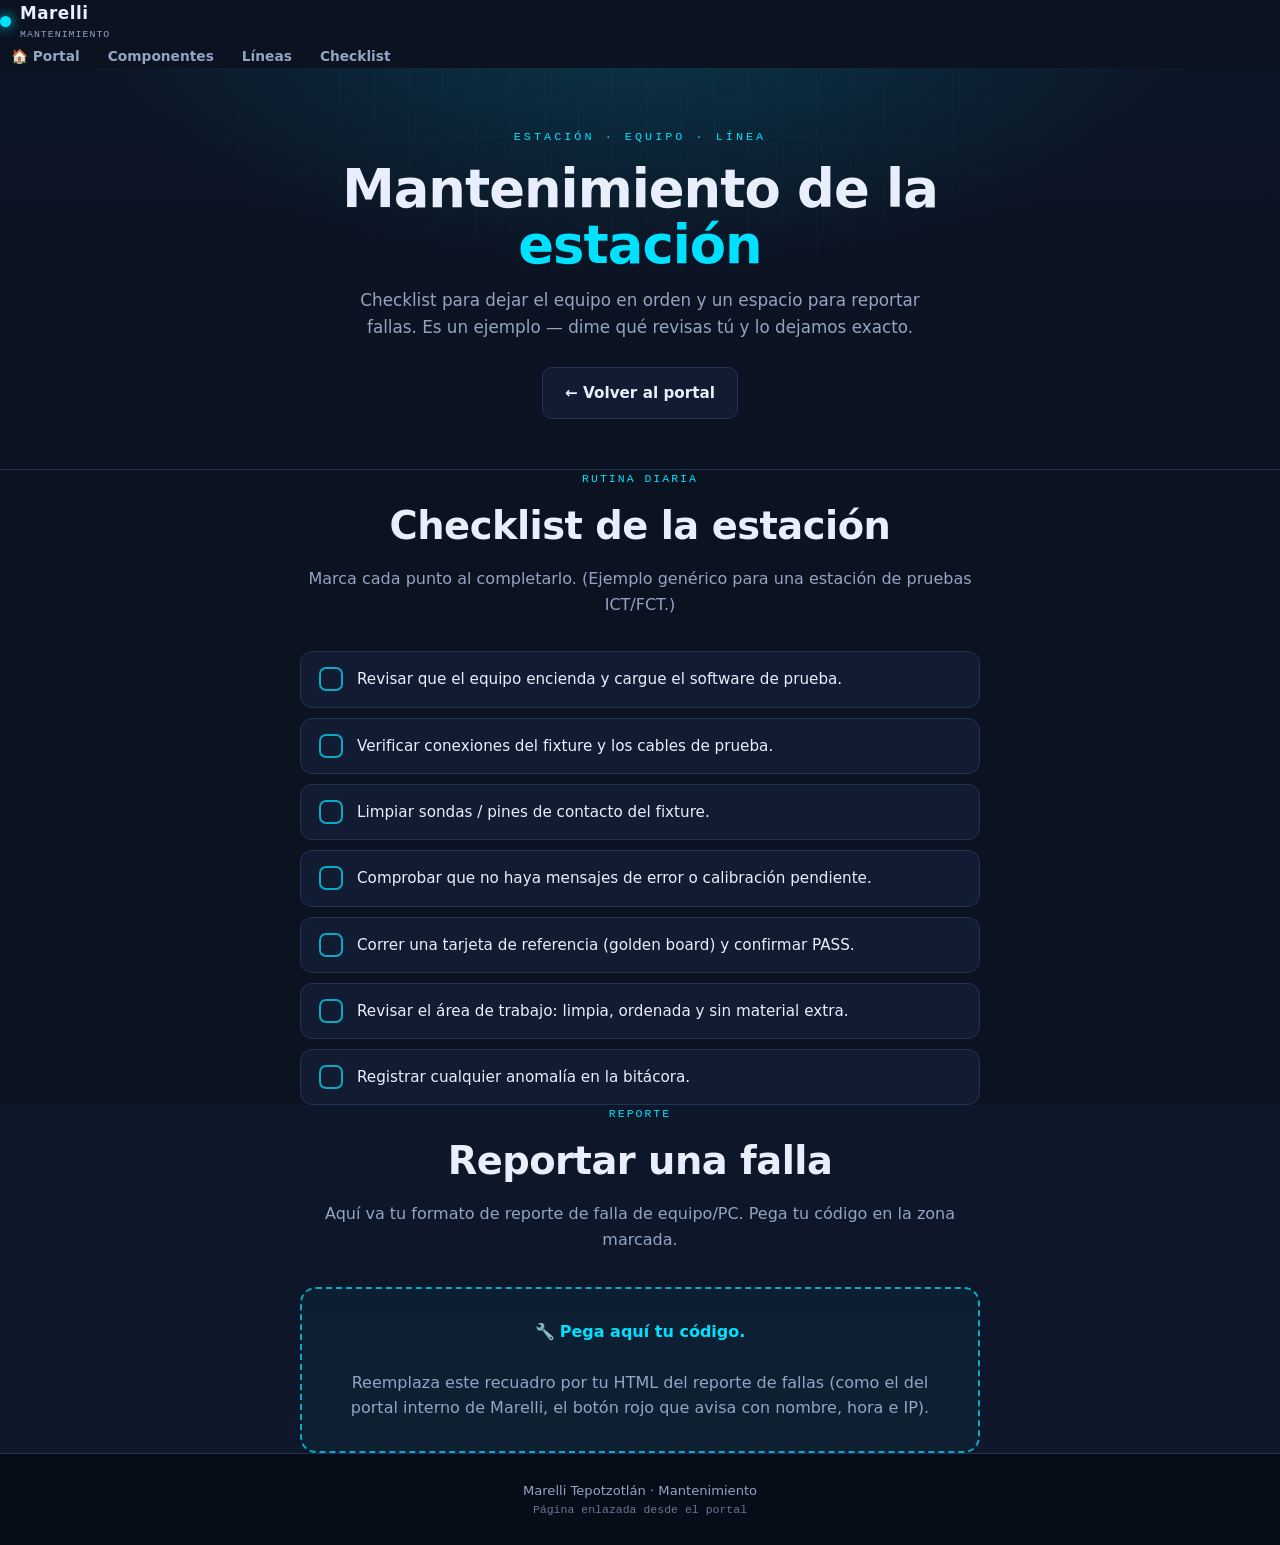
<file: mantenimiento.html>
<!DOCTYPE html>
<html lang="es">
<head>
<meta charset="UTF-8">
<meta name="viewport" content="width=device-width, initial-scale=1.0">
<title>Marelli · Mantenimiento</title>
<link rel="stylesheet" href="css/base.css">
<link rel="stylesheet" href="css/mantenimiento.css">
<link rel="icon" href="favicon.svg" type="image/svg+xml">
<link rel="icon" href="favicon.ico" sizes="any">
<link rel="manifest" href="manifest.webmanifest">
<meta name="theme-color" content="#0b1220">
<link rel="apple-touch-icon" href="icons/icon-192.png">
</head>
<body>

<nav class="nav">
  <div class="brand"><span class="dot"></span><div>Marelli<small>MANTENIMIENTO</small></div></div>
  <button class="menu-btn" onclick="document.getElementById('navlinks').classList.toggle('show')">☰</button>
  <ul id="navlinks">
    <li><a href="index.html">🏠 Portal</a></li>
    <li><a href="componentes.html#componentes">Componentes</a></li>
    <li><a href="lineas.html">Líneas</a></li>
    <li><a href="#checklist">Checklist</a></li>
  </ul>
</nav>

<header class="hero">
  <div class="grid-bg"></div>
  <div class="hero-in">
    <div class="eyebrow">Estación · equipo · línea</div>
    <h1>Mantenimiento de la <span>estación</span></h1>
    <p>Checklist para dejar el equipo en orden y un espacio para reportar fallas. Es un ejemplo — dime qué revisas tú y lo dejamos exacto.</p>
    <a href="index.html" class="back btn btn-2">← Volver al portal</a>
  </div>
</header>

<main>

<section id="checklist">
  <div class="wrap">
    <div class="sec-head">
      <div class="tag">Rutina diaria</div>
      <h2>Checklist de la estación</h2>
      <p>Marca cada punto al completarlo. (Ejemplo genérico para una estación de pruebas ICT/FCT.)</p>
    </div>
    <ul class="checklist">
      <li><label><input type="checkbox"><span></span>Revisar que el equipo encienda y cargue el software de prueba.</label></li>
      <li><label><input type="checkbox"><span></span>Verificar conexiones del fixture y los cables de prueba.</label></li>
      <li><label><input type="checkbox"><span></span>Limpiar sondas / pines de contacto del fixture.</label></li>
      <li><label><input type="checkbox"><span></span>Comprobar que no haya mensajes de error o calibración pendiente.</label></li>
      <li><label><input type="checkbox"><span></span>Correr una tarjeta de referencia (golden board) y confirmar PASS.</label></li>
      <li><label><input type="checkbox"><span></span>Revisar el área de trabajo: limpia, ordenada y sin material extra.</label></li>
      <li><label><input type="checkbox"><span></span>Registrar cualquier anomalía en la bitácora.</label></li>
    </ul>
  </div>
</section>

<section id="reporte" class="alt">
  <div class="wrap">
    <div class="sec-head">
      <div class="tag">Reporte</div>
      <h2>Reportar una falla</h2>
      <p>Aquí va tu formato de reporte de falla de equipo/PC. Pega tu código en la zona marcada.</p>
    </div>

    <!-- ====================================================== -->
    <!-- ======   AQUÍ PEGA TU CÓDIGO DEL REPORTE / MANTENIMIENTO -->
    <!-- ====================================================== -->
    <div class="dropzone">
      🔧 <b>Pega aquí tu código.</b><br><br>
      Reemplaza este recuadro por tu HTML del reporte de fallas (como el del portal interno de Marelli, el botón rojo que avisa con nombre, hora e IP).
    </div>
    <!-- ====== FIN DE LA ZONA PARA TU CÓDIGO ====== -->

  </div>
</section>

</main>

<footer>
  <p>Marelli Tepotzotlán · Mantenimiento</p>
  <p class="mono">Página enlazada desde el portal</p>
</footer>

<script src="js/mantenimiento.js"></script>
</body>
</html>
</file>
<file: css/base.css>
/* base.css — estilos compartidos por TODAS las paginas */
:root{--bg:#0b1220;
  --bg2:#0f172a;
  --panel:#111c33;
  --panel2:#16233f;
  --line:#1f3357;
  --ink:#e8eefb;
  --muted:#93a4c4;
  --cyan:#00e0ff;
  --cyan-dim:#0aa9c5;
  --copper:#e8a15a;
  --green:#22c55e;
  --red:#ef4444;
  --amber:#f59e0b;
  --mono:'SFMono-Regular',ui-monospace,'Cascadia Mono','Roboto Mono',Consolas,monospace;
  --sans:system-ui,-apple-system,'Segoe UI',Roboto,Arial,sans-serif;}
*{margin:0;padding:0;box-sizing:border-box}
html{scroll-behavior:smooth}
body{font-family:var(--sans);background:var(--bg);color:var(--ink);line-height:1.6;-webkit-text-size-adjust:100%}
a{color:var(--cyan);text-decoration:none}
::selection{background:var(--cyan);color:#001019}
.brand{font-weight:800;letter-spacing:.5px;display:flex;align-items:center;gap:9px;font-size:1.05rem}
.brand .dot{width:11px;height:11px;border-radius:50%;background:var(--cyan);box-shadow:0 0 12px var(--cyan)}
.brand small{font-family:var(--mono);color:var(--muted);font-weight:500;font-size:.62rem;letter-spacing:1px;display:block}
.nav ul{list-style:none;display:flex;gap:6px;flex-wrap:wrap}
.nav a{padding:7px 11px;border-radius:8px;color:var(--muted);font-weight:600;font-size:.86rem;transition:.2s}
.menu-btn{display:none;background:var(--panel);border:1px solid var(--line);color:var(--ink);border-radius:8px;padding:7px 11px;font-size:1.1rem;cursor:pointer}
.btn{display:inline-flex;align-items:center;gap:8px;border:none;cursor:pointer;font-weight:700;font-size:.95rem;
  padding:13px 22px;border-radius:10px;transition:.2s;font-family:var(--sans)}
.btn-1{background:var(--cyan);color:#04121b}
.btn-2{background:var(--panel);color:var(--ink);border:1px solid var(--line)}
.wrap{max-width:1100px;margin:0 auto}
.sec-head{text-align:center;max-width:760px;margin:0 auto 34px}
.sec-head .tag{font-family:var(--mono);color:var(--cyan);font-size:.72rem;letter-spacing:2px;text-transform:uppercase}
.sec-head h2{font-size:clamp(1.6rem,4vw,2.4rem);font-weight:800;letter-spacing:-.5px;margin:6px 0 10px}
.sec-head p{color:var(--muted);max-width:680px;margin:0 auto}
.alt{background:linear-gradient(180deg,#0c1729,var(--bg2))}
.lineflow{display:flex;gap:0;align-items:stretch;overflow-x:auto;padding-bottom:8px;justify-content:center}
.lf{min-width:150px;background:var(--panel);border:1px solid var(--line);border-radius:12px;padding:14px;flex:1}
.lf .n{font-family:var(--mono);color:var(--copper);font-size:.7rem}
.lf h4{font-size:.95rem;margin:4px 0 5px}
.lf p{color:var(--muted);font-size:.78rem}
.arrow{display:flex;align-items:center;color:var(--cyan);font-size:1.4rem;padding:0 6px}
footer{background:#060c18;border-top:1px solid var(--line);text-align:center;padding:26px;color:var(--muted);font-size:.82rem}
footer .mono{font-family:var(--mono);font-size:.72rem;opacity:.7}

@media(max-width:760px){
  .nav ul{display:none;position:absolute;top:100%;left:0;right:0;background:var(--bg2);flex-direction:column;padding:10px;border-bottom:1px solid var(--line);gap:2px}
  .nav ul.show{display:flex}
  .nav a{display:block}
  .menu-btn{display:block}
}
</file>
<file: css/portal.css>
/* portal.css — estilos propios del portal (index.html) */

.portal-hero{padding:70px 5% 50px;border-bottom:1px solid var(--line);text-align:center;position:relative;overflow:hidden;
  background:radial-gradient(900px 400px at 50% -10%,rgba(0,224,255,.16),transparent 62%),linear-gradient(180deg,#0c1526,var(--bg))}
.portal-hero .grid-bg{position:absolute;inset:0;opacity:.3;
  background-image:linear-gradient(var(--line) 1px,transparent 1px),linear-gradient(90deg,var(--line) 1px,transparent 1px);
  background-size:34px 34px;mask:radial-gradient(700px 360px at 50% 0%,#000,transparent 75%)}
.portal-hero-in{position:relative;max-width:780px;margin:0 auto}
.eyebrow{font-family:var(--mono);color:var(--cyan);font-size:.74rem;letter-spacing:3px;text-transform:uppercase;margin-bottom:14px}
.portal-hero h1{font-size:clamp(2rem,6vw,3.6rem);line-height:1.05;font-weight:800;letter-spacing:-1px;margin-bottom:14px}
.portal-hero h1 span{color:var(--cyan)}
.portal-hero p{color:var(--muted);max-width:600px;margin:0 auto;font-size:1.06rem}

.portal-grid{display:grid;gap:18px;grid-template-columns:repeat(auto-fill,minmax(250px,1fr))}

.portal-card{display:flex;flex-direction:column;gap:10px;background:var(--panel);border:1px solid var(--line);
  border-radius:18px;padding:26px 22px;color:var(--ink);text-decoration:none;transition:.2s;position:relative;overflow:hidden}
.portal-card::after{content:"";position:absolute;inset:0;border-radius:18px;border:1px solid transparent;transition:.2s}
.portal-card:hover{transform:translateY(-4px);border-color:var(--cyan-dim);box-shadow:0 14px 34px rgba(0,0,0,.35)}
.portal-card:hover .ic{color:var(--cyan);transform:scale(1.05)}
.portal-card .ic{width:64px;height:64px;color:var(--cyan-dim);transition:.2s}
.portal-card .ic svg{width:100%;height:100%}
.portal-card h3{font-size:1.25rem}
.portal-card p{color:var(--muted);font-size:.9rem;flex:1}
.portal-card .go{font-family:var(--mono);font-size:.8rem;font-weight:700;color:var(--cyan);letter-spacing:.5px}

.portal-card.soon{cursor:default;opacity:.6}
.portal-card.soon:hover{transform:none;border-color:var(--line);box-shadow:none}
.portal-card.soon .go{color:var(--muted)}
</file>
<file: css/componentes.css>
/* index.css — estilos propios de la pagina principal */
/* NAV */
.nav{position:sticky;top:0;z-index:900;display:flex;justify-content:space-between;align-items:center;
  padding:12px 5%;background:rgba(8,14,28,.82);backdrop-filter:blur(10px);border-bottom:1px solid var(--line)}
.nav a:hover{color:var(--ink);background:var(--panel)}
/* HERO */
.hero{padding:64px 5% 54px;border-bottom:1px solid var(--line);
  background:
    radial-gradient(900px 380px at 88% -8%,rgba(0,224,255,.14),transparent 60%),
    linear-gradient(180deg,#0c1526,var(--bg));
  position:relative;overflow:hidden}
.hero .grid-bg{position:absolute;inset:0;opacity:.35;
  background-image:linear-gradient(var(--line) 1px,transparent 1px),linear-gradient(90deg,var(--line) 1px,transparent 1px);
  background-size:34px 34px;mask:radial-gradient(680px 320px at 80% 0%,#000,transparent 75%)}
.hero-in{position:relative;max-width:1100px;margin:0 auto;text-align:center}
.eyebrow{font-family:var(--mono);color:var(--cyan);font-size:.74rem;letter-spacing:3px;text-transform:uppercase;margin-bottom:14px}
.hero h1{font-size:clamp(2.1rem,6vw,3.7rem);line-height:1.05;font-weight:800;letter-spacing:-1px;margin-bottom:16px}
.hero h1 span{color:var(--cyan)}
.hero p{color:var(--muted);max-width:620px;font-size:1.06rem;margin:0 auto 26px}
.cta{display:flex;gap:12px;flex-wrap:wrap;justify-content:center}
.btn-1:hover{background:#3eeaff;transform:translateY(-2px)}
.btn-2:hover{border-color:var(--cyan);color:var(--cyan)}
.stats{display:flex;gap:26px;margin-top:34px;flex-wrap:wrap;justify-content:center}
.stat b{font-family:var(--mono);font-size:1.7rem;color:var(--cyan);display:block;line-height:1}
.stat span{color:var(--muted);font-size:.8rem;letter-spacing:.5px}
/* SECTIONS */
section{padding:62px 5%}
/* ETAPAS (flow) */
.flow{display:grid;gap:14px;grid-template-columns:repeat(auto-fit,minmax(190px,1fr))}
.stage{background:var(--panel);border:1px solid var(--line);border-radius:14px;padding:20px;position:relative;border-top:3px solid var(--cyan)}
.stage .num{font-family:var(--mono);font-size:.72rem;color:var(--cyan);letter-spacing:1px}
.stage h3{font-size:1.04rem;margin:6px 0 8px}
.stage p{color:var(--muted);font-size:.86rem;margin-bottom:10px}
.stage ul{list-style:none;display:flex;flex-direction:column;gap:5px}
.stage li{font-size:.8rem;color:var(--ink);padding-left:15px;position:relative}
.stage li::before{content:"›";position:absolute;left:0;color:var(--cyan);font-weight:800}
/* FILTROS */
.toolbar{display:flex;gap:10px;flex-wrap:wrap;margin-bottom:18px;justify-content:center}
.toolbar input,.toolbar select{background:var(--panel);border:1px solid var(--line);color:var(--ink);
  padding:11px 13px;border-radius:10px;font-size:.95rem;font-family:var(--sans);outline:none}
.toolbar input:focus,.toolbar select:focus{border-color:var(--cyan)}
.toolbar input{flex:1;min-width:200px}
.count{font-family:var(--mono);color:var(--muted);font-size:.78rem;align-self:center;margin-left:auto}
/* CARDS COMPONENTES */
.comp-grid{display:grid;gap:16px;grid-template-columns:repeat(auto-fill,minmax(290px,1fr))}
.comp{background:var(--panel);border:1px solid var(--line);border-radius:16px;overflow:hidden;display:flex;flex-direction:column;transition:.2s}
.comp:hover{border-color:var(--cyan-dim);transform:translateY(-3px)}
.comp .vis{background:
   linear-gradient(135deg,#0d2a1c,#0b1f2c);
   display:flex;align-items:center;justify-content:center;padding:18px;height:130px;border-bottom:1px solid var(--line);position:relative}
.comp .vis svg{width:118px;height:92px;filter:drop-shadow(0 6px 10px rgba(0,0,0,.4))}
.comp .smt{position:absolute;top:9px;right:9px;font-family:var(--mono);font-size:.6rem;font-weight:700;letter-spacing:.5px;
  padding:3px 7px;border-radius:6px}
.smt.yes{background:rgba(34,197,94,.16);color:#7ef0a8;border:1px solid #1f7a45}
.smt.no{background:rgba(245,158,11,.16);color:#fcd277;border:1px solid #946417}
.comp .body{padding:15px 16px 17px;display:flex;flex-direction:column;gap:9px;flex:1}
.comp h3{font-size:1.04rem;line-height:1.25}
.chip{display:inline-block;font-size:.66rem;font-weight:800;letter-spacing:.5px;padding:4px 9px;border-radius:20px;color:#04121b}
.cat-Pasivo{background:#3b82f6}
.cat-Protección{background:#ef4444;color:#fff}
.cat-Activo{background:#22c55e}
.cat-Integrado{background:#a855f7;color:#fff}
.cat-Tablero{background:#f59e0b}
.cat-Conexión{background:#06b6d4}
.kv{font-family:var(--mono);font-size:.74rem;color:var(--muted);display:flex;gap:6px;flex-wrap:wrap}
.kv b{color:var(--cyan);font-weight:600}
.comp .desc{color:var(--cd,#c3cfe6);font-size:.86rem}
.comp .ident{background:var(--panel2);border:1px solid var(--line);border-radius:9px;padding:8px 10px;font-size:.78rem;color:var(--muted)}
.comp .ident b{color:var(--copper);font-family:var(--mono);font-size:.7rem;letter-spacing:.5px;display:block;margin-bottom:2px}
.more{margin-top:auto;background:transparent;border:1px solid var(--line);color:var(--cyan);border-radius:9px;
  padding:9px;font-weight:700;cursor:pointer;font-size:.82rem;transition:.2s}
.more:hover{background:var(--panel2);border-color:var(--cyan)}
.detail{display:none;flex-direction:column;gap:8px;border-top:1px dashed var(--line);padding-top:11px;margin-top:3px}
.detail.open{display:flex}
.detail .row{font-size:.82rem}
.detail .row b{font-family:var(--mono);font-size:.68rem;letter-spacing:.5px;display:block;margin-bottom:1px}
.detail .up b{color:#7ef0a8}
.detail .down b{color:#ffb4b4}
.detail .aff b{color:var(--cyan)}
.empty{text-align:center;color:var(--muted);padding:50px;font-family:var(--mono)}
/* LÍNEAS placeholder */
.lines-note{background:var(--panel);border:1px dashed var(--cyan-dim);border-radius:14px;padding:22px;margin-bottom:22px}
.lines-note b{color:var(--cyan)}
/* TIPS */
.tips-grid{display:grid;gap:12px;grid-template-columns:repeat(auto-fit,minmax(240px,1fr))}
.tip{background:var(--panel);border:1px solid var(--line);border-left:3px solid var(--cyan);border-radius:10px;padding:14px 16px;font-size:.9rem}
.warnbox{margin-top:20px;background:rgba(245,158,11,.08);border:1px solid #6b4d12;border-left:4px solid var(--amber);border-radius:10px;padding:15px 18px;color:#f4d79a;font-size:.9rem}
/* GLOSARIO */
.glos{display:grid;gap:10px;grid-template-columns:repeat(auto-fit,minmax(220px,1fr))}
.gl{background:var(--panel);border:1px solid var(--line);border-radius:10px;padding:13px 15px}
.gl b{color:var(--cyan);font-family:var(--mono);font-size:.85rem}
.gl p{color:var(--muted);font-size:.82rem;margin-top:3px}
/* EXAMEN */
.exam-setup{background:var(--panel);border:1px solid var(--line);border-radius:16px;padding:26px;max-width:560px;margin:0 auto}
.exam-setup h3{margin-bottom:6px}
.exam-setup .rules{list-style:none;display:flex;flex-direction:column;gap:9px;margin:16px 0}
.exam-setup .rules li{font-size:.9rem;color:var(--ink);padding-left:26px;position:relative}
.exam-setup .rules li::before{content:"⚑";position:absolute;left:0;color:var(--amber)}
.exam-setup .rules li.ok::before{content:"✓";color:var(--green)}
.field{display:flex;gap:10px;align-items:center;margin:14px 0}
.field label{font-size:.88rem;color:var(--muted)}
.field select{background:var(--bg2);border:1px solid var(--line);color:var(--ink);padding:9px 12px;border-radius:9px;font-family:var(--mono)}
.exam-live{display:none}
.exam-bar{position:sticky;top:56px;z-index:800;display:flex;justify-content:space-between;align-items:center;gap:12px;
  background:var(--panel2);border:1px solid var(--line);border-radius:12px;padding:11px 16px;margin-bottom:18px;flex-wrap:wrap}
.timer{font-family:var(--mono);font-size:1.5rem;font-weight:700;color:var(--cyan)}
.timer.warn{color:var(--amber)}
.timer.danger{color:var(--red);animation:pulse 1s infinite}
@keyframes pulse{50%{opacity:.45}}
.progress-mini{font-family:var(--mono);font-size:.8rem;color:var(--muted)}
.q{background:var(--panel);border:1px solid var(--line);border-radius:14px;padding:18px 18px 16px;margin-bottom:14px}
.q .qn{font-family:var(--mono);font-size:.72rem;color:var(--cyan);letter-spacing:1px}
.q h4{font-size:1.02rem;margin:5px 0 13px;line-height:1.4}
.opt{display:block;background:var(--bg2);border:1.5px solid var(--line);border-radius:10px;padding:12px 14px;
  margin-bottom:9px;cursor:pointer;font-size:.92rem;transition:.15s;position:relative}
.opt:hover{border-color:var(--cyan-dim)}
.opt.sel{border-color:var(--cyan);background:rgba(0,224,255,.08)}
.opt input{display:none}
.opt .mk{font-family:var(--mono);color:var(--cyan);font-weight:700;margin-right:8px}
.opt.correct{border-color:var(--green);background:rgba(34,197,94,.12)}
.opt.wrong{border-color:var(--red);background:rgba(239,68,68,.12)}
.opt .tagr{position:absolute;right:12px;top:12px;font-family:var(--mono);font-size:.66rem;font-weight:700}
.opt.correct .tagr{color:#7ef0a8}
.opt.wrong .tagr{color:#ffb4b4}
.q.unanswered{border-color:var(--amber)}
.q .miss{font-family:var(--mono);font-size:.7rem;color:var(--amber)}
.exam-foot{display:flex;gap:12px;align-items:center;flex-wrap:wrap;margin-top:6px;justify-content:center}
/* RESULT */
.result{display:none;background:var(--panel);border:1px solid var(--line);border-radius:16px;padding:30px;text-align:center;max-width:560px;margin:0 auto}
.result .score{font-family:var(--mono);font-size:3.4rem;font-weight:800;line-height:1}
.result .score.pass{color:var(--green)}
.result .score.fail{color:var(--red)}
.result .msg{color:var(--muted);margin:8px 0 6px}
.result .detailline{font-family:var(--mono);font-size:.82rem;color:var(--muted);margin-bottom:18px}
.banner-cheat{display:none;background:rgba(239,68,68,.12);border:1px solid var(--red);border-radius:12px;
  padding:14px 18px;margin-bottom:18px;color:#ffb4b4;font-weight:600}
/* FLASHCARDS */
.fc-wrap{max-width:480px;margin:0 auto}
.fcard{background:var(--panel);border:1px solid var(--line);border-radius:18px;min-height:260px;
  display:flex;flex-direction:column;align-items:center;justify-content:center;padding:26px;cursor:pointer;text-align:center;gap:14px;position:relative}
.fcard svg{width:120px;height:90px}
.fcard .face-front .label{font-family:var(--mono);color:var(--cyan);font-size:.72rem;letter-spacing:1px}
.fcard h3{font-size:1.3rem}
.fcard .back{color:var(--muted);font-size:.92rem;display:none}
.fcard.flipped .label,.fcard.flipped svg,.fcard.flipped h3{display:none}
.fcard.flipped .back{display:block}
.fcard .hint{position:absolute;bottom:12px;font-family:var(--mono);font-size:.66rem;color:var(--muted)}
.fc-ctrl{display:flex;gap:10px;justify-content:center;margin-top:16px}

@media(max-width:760px){ .exam-bar{top:48px} }
</file>
<file: css/lineas.css>
/* lineas.css — estilos propios de la pagina de lineas */
.nav a:hover{color:var(--ink);background:var(--panel)}
.hero{padding:60px 5% 50px;border-bottom:1px solid var(--line);text-align:center;position:relative;overflow:hidden;
  background:radial-gradient(900px 380px at 50% -10%,rgba(0,224,255,.16),transparent 62%),linear-gradient(180deg,#0c1526,var(--bg))}
.hero .grid-bg{position:absolute;inset:0;opacity:.3;
  background-image:linear-gradient(var(--line) 1px,transparent 1px),linear-gradient(90deg,var(--line) 1px,transparent 1px);
  background-size:34px 34px;mask:radial-gradient(680px 340px at 50% 0%,#000,transparent 75%)}
.hero-in{position:relative;max-width:1000px;margin:0 auto}
.eyebrow{font-family:var(--mono);color:var(--cyan);font-size:.74rem;letter-spacing:3px;text-transform:uppercase;margin-bottom:14px}
.hero h1{font-size:clamp(2rem,5.5vw,3.4rem);line-height:1.06;font-weight:800;letter-spacing:-1px;margin-bottom:14px}
.hero h1 span{color:var(--cyan)}
.hero p{color:var(--muted);max-width:600px;margin:0 auto;font-size:1.05rem}
.back{display:inline-flex;align-items:center;gap:7px;margin-top:22px;font-weight:700}
.btn-1:hover{background:#3eeaff;transform:translateY(-2px)}
.btn-2:hover{border-color:var(--cyan);color:var(--cyan)}
/* COCHE INTERACTIVO */
.car-stage{position:relative;max-width:760px;margin:0 auto;background:
  radial-gradient(60% 80% at 50% 40%,rgba(0,224,255,.06),transparent),var(--panel);
  border:1px solid var(--line);border-radius:20px;padding:20px}
.car-stage svg{width:100%;height:auto;display:block}
.hotspot{position:absolute;width:26px;height:26px;border-radius:50%;border:none;cursor:pointer;
  background:var(--cyan);box-shadow:0 0 0 0 rgba(0,224,255,.7);transform:translate(-50%,-50%);
  animation:ping 2s infinite;display:flex;align-items:center;justify-content:center;color:#04121b;font-weight:800;font-size:.8rem}
.hotspot.tcu{background:var(--copper);animation:pingC 2s infinite}
.hotspot:hover{transform:translate(-50%,-50%) scale(1.18)}
.hotspot.active{outline:3px solid #fff}
@keyframes ping{0%{box-shadow:0 0 0 0 rgba(0,224,255,.6)}70%{box-shadow:0 0 0 14px rgba(0,224,255,0)}100%{box-shadow:0 0 0 0 rgba(0,224,255,0)}}
@keyframes pingC{0%{box-shadow:0 0 0 0 rgba(232,161,90,.6)}70%{box-shadow:0 0 0 14px rgba(232,161,90,0)}100%{box-shadow:0 0 0 0 rgba(232,161,90,0)}}
.module-panel{max-width:760px;margin:18px auto 0;background:var(--panel);border:1px solid var(--line);
  border-radius:16px;padding:22px;border-left:4px solid var(--cyan)}
.module-panel.tcu{border-left-color:var(--copper)}
.module-panel .pt{font-family:var(--mono);font-size:.72rem;letter-spacing:1px;color:var(--cyan)}
.module-panel.tcu .pt{color:var(--copper)}
.module-panel h3{font-size:1.35rem;margin:5px 0 8px}
.module-panel .mine{display:inline-block;font-family:var(--mono);font-size:.64rem;font-weight:700;
  background:rgba(232,161,90,.16);color:#fcd277;border:1px solid #946417;padding:3px 8px;border-radius:6px;margin-left:6px}
.module-panel p{color:var(--muted);margin-bottom:12px}
.module-panel .parts{display:flex;gap:8px;flex-wrap:wrap}
.module-panel .parts span{font-family:var(--mono);font-size:.72rem;background:var(--bg2);border:1px solid var(--line);
  padding:6px 10px;border-radius:8px;color:var(--ink)}
.hint{text-align:center;color:var(--muted);font-family:var(--mono);font-size:.74rem;margin-top:12px}
/* FLUJO DE LÍNEA */
.lineflow{display:flex;align-items:stretch;overflow-x:auto;padding-bottom:8px;justify-content:center;gap:0}
/* HUECO PARA TU CÓDIGO */
.dropzone{border:2px dashed var(--cyan-dim);border-radius:16px;padding:30px;text-align:center;
  background:rgba(0,224,255,.04);color:var(--muted)}
.dropzone b{color:var(--cyan)}
.dropzone code{font-family:var(--mono);background:var(--bg2);border:1px solid var(--line);padding:2px 7px;border-radius:6px;color:var(--copper)}

@media(max-width:760px){ .hotspot{width:22px;height:22px;font-size:.7rem} }
</file>
<file: css/mantenimiento.css>
/* mantenimiento.css — estilos propios de la pagina de mantenimiento */

.hero{padding:60px 5% 50px;border-bottom:1px solid var(--line);text-align:center;position:relative;overflow:hidden;
  background:radial-gradient(900px 380px at 50% -10%,rgba(0,224,255,.16),transparent 62%),linear-gradient(180deg,#0c1526,var(--bg))}
.hero .grid-bg{position:absolute;inset:0;opacity:.3;
  background-image:linear-gradient(var(--line) 1px,transparent 1px),linear-gradient(90deg,var(--line) 1px,transparent 1px);
  background-size:34px 34px;mask:radial-gradient(680px 340px at 50% 0%,#000,transparent 75%)}
.hero-in{position:relative;max-width:780px;margin:0 auto}
.eyebrow{font-family:var(--mono);color:var(--cyan);font-size:.74rem;letter-spacing:3px;text-transform:uppercase;margin-bottom:14px}
.hero h1{font-size:clamp(2rem,5.5vw,3.3rem);line-height:1.06;font-weight:800;letter-spacing:-1px;margin-bottom:14px}
.hero h1 span{color:var(--cyan)}
.hero p{color:var(--muted);max-width:600px;margin:0 auto 4px;font-size:1.05rem}
.back{display:inline-flex;align-items:center;gap:7px;margin-top:22px;font-weight:700}

.checklist{list-style:none;display:flex;flex-direction:column;gap:10px;max-width:680px;margin:0 auto}
.checklist li{background:var(--panel);border:1px solid var(--line);border-radius:12px;transition:.2s}
.checklist label{display:flex;align-items:center;gap:14px;padding:15px 18px;cursor:pointer;font-size:.95rem}
.checklist input{display:none}
.checklist span{flex-shrink:0;width:24px;height:24px;border:2px solid var(--cyan-dim);border-radius:7px;
  display:flex;align-items:center;justify-content:center;transition:.2s}
.checklist span::after{content:"✓";color:#04121b;font-weight:800;font-size:.9rem;opacity:0;transform:scale(.5);transition:.15s}
.checklist input:checked + span{background:var(--cyan);border-color:var(--cyan)}
.checklist input:checked + span::after{opacity:1;transform:scale(1)}
.checklist input:checked ~ *{color:var(--muted)}
.checklist li:has(input:checked){opacity:.7}
.checklist li:has(input:checked) label{text-decoration:line-through;text-decoration-color:var(--cyan-dim)}

.dropzone{border:2px dashed var(--cyan-dim);border-radius:16px;padding:30px;text-align:center;max-width:680px;margin:0 auto;
  background:rgba(0,224,255,.04);color:var(--muted)}
.dropzone b{color:var(--cyan)}
</file>
